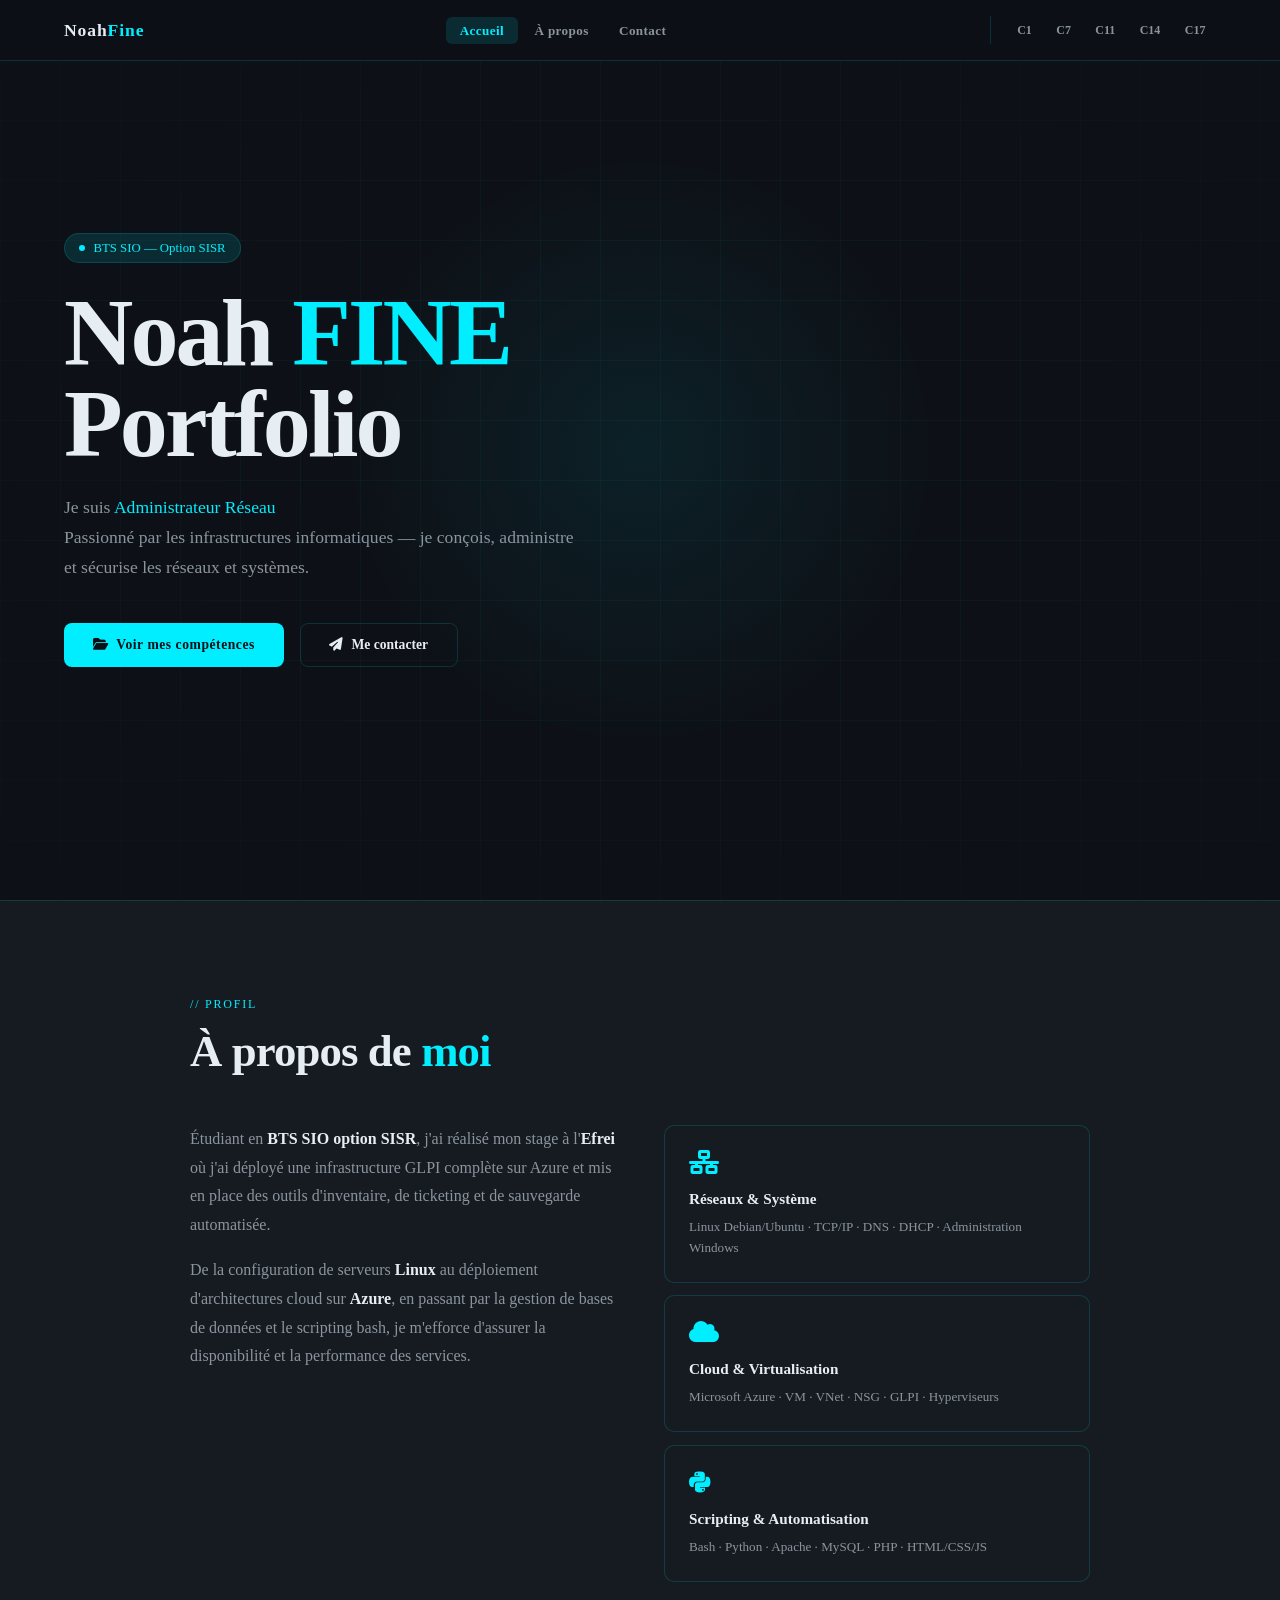
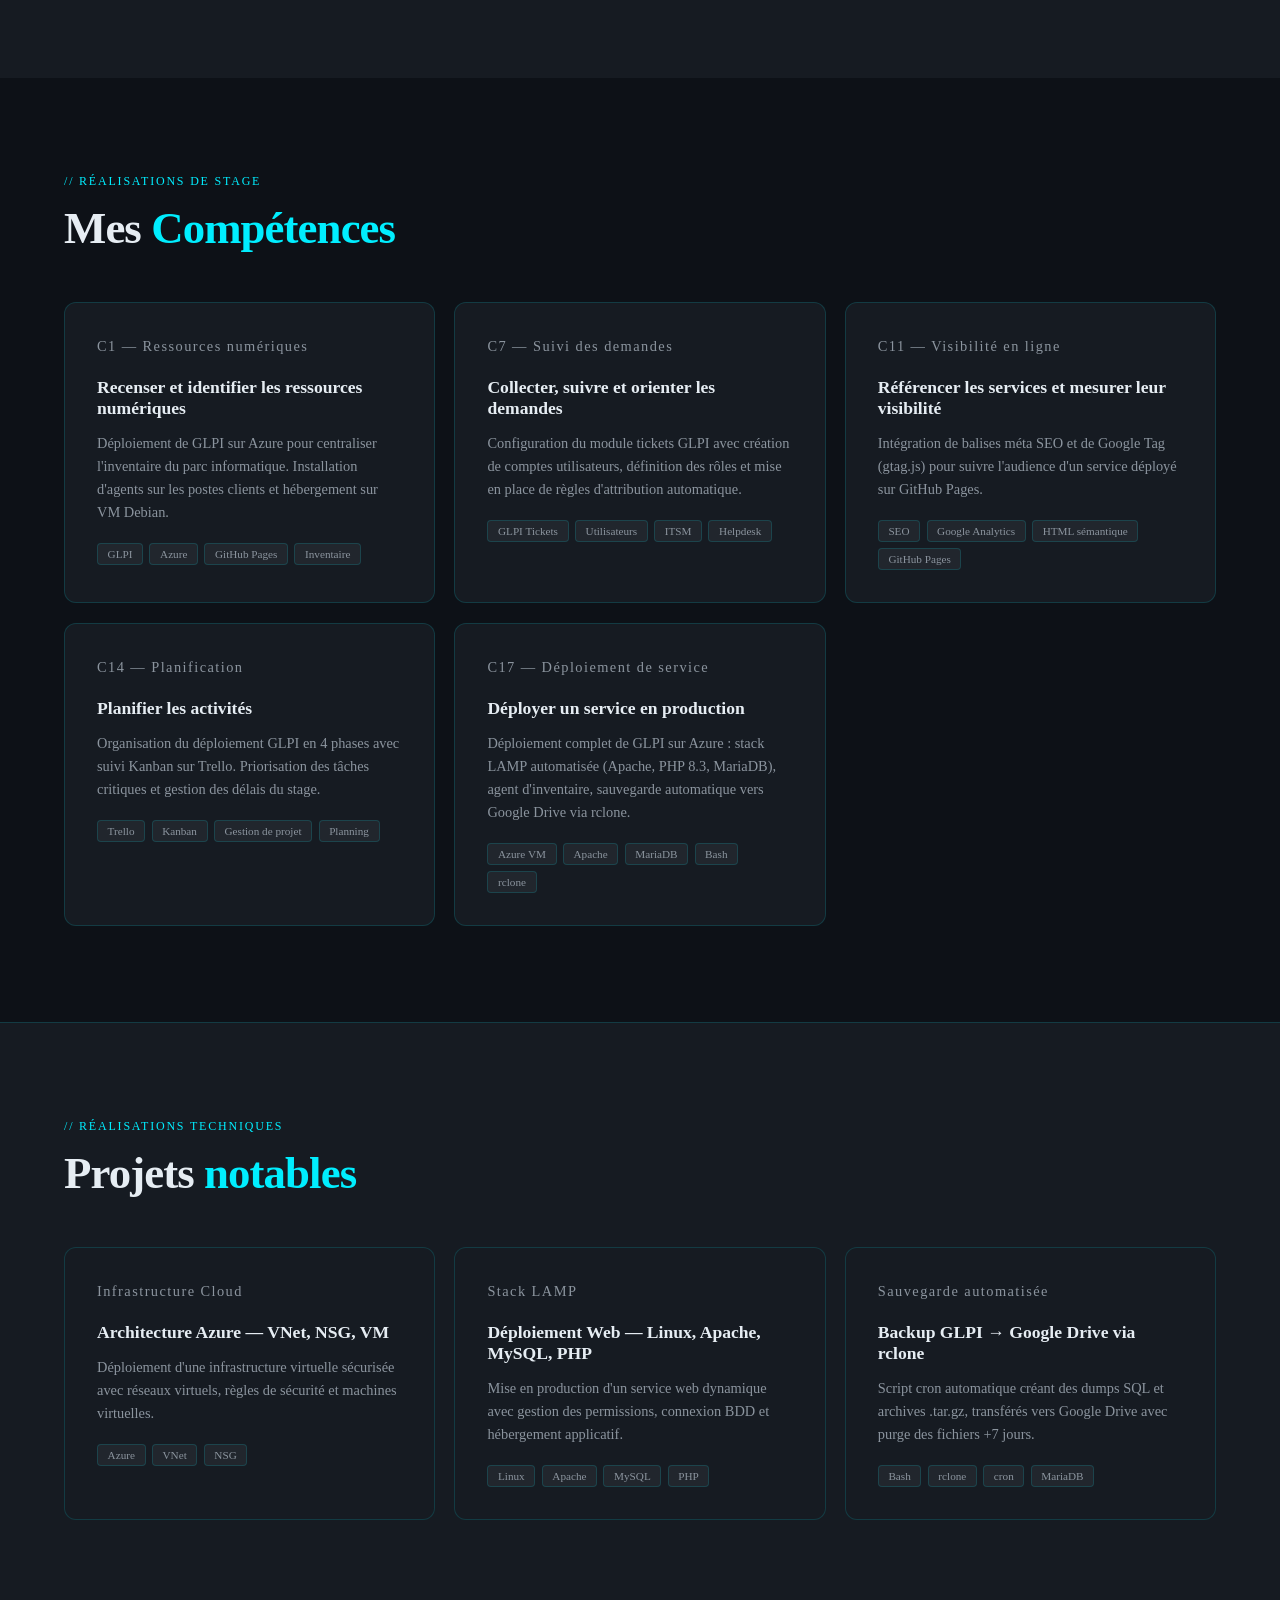
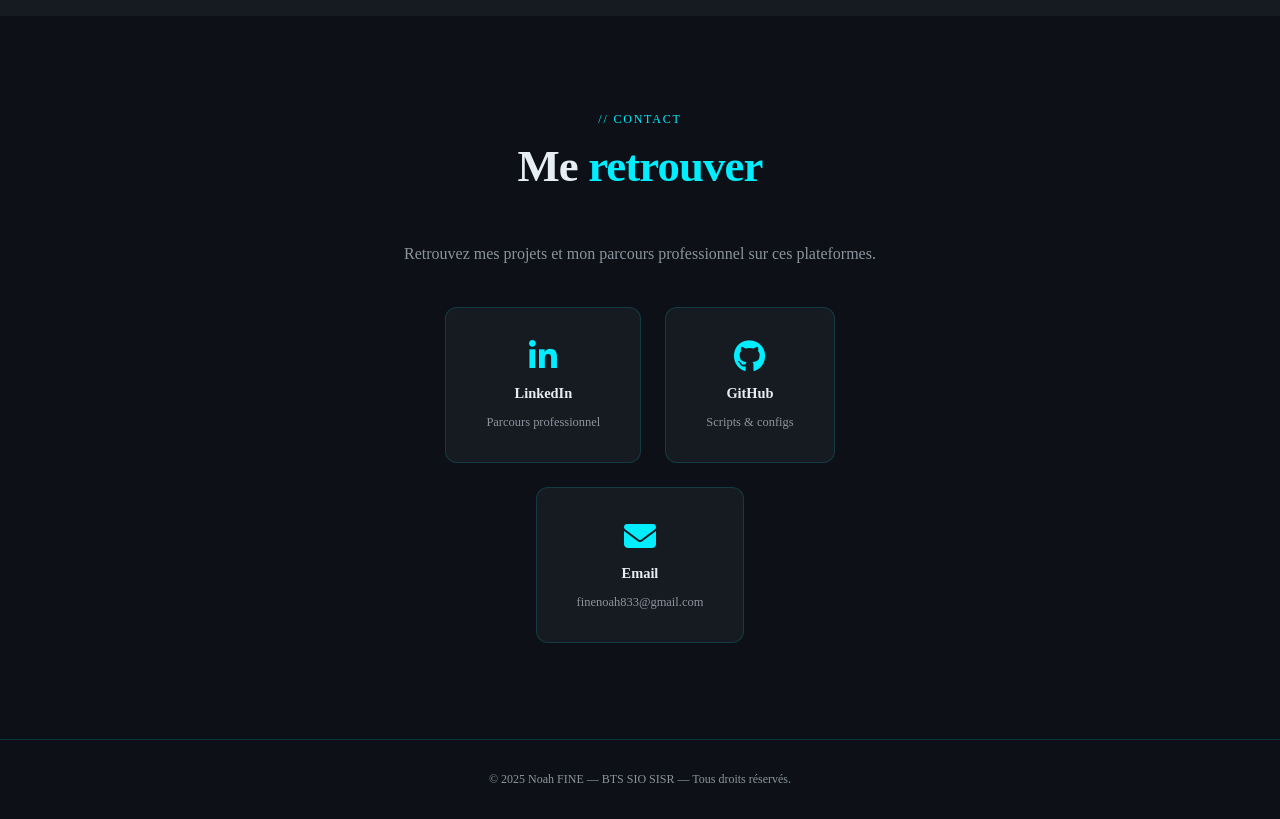
<file: index.html>
<!DOCTYPE html>
<html lang="fr">
<head>
    <meta charset="UTF-8">
    <meta name="viewport" content="width=device-width, initial-scale=1.0">
    <meta http-equiv="Content-Security-Policy" content="default-src 'self'; script-src 'self' 'unsafe-inline' https://www.googletagmanager.com; style-src 'self' 'unsafe-inline' https://cdnjs.cloudflare.com; font-src https://cdnjs.cloudflare.com; img-src 'self' data:; connect-src 'self' https://www.google-analytics.com https://analytics.google.com https://region1.google-analytics.com; base-uri 'self'; form-action 'self';">
    <meta name="referrer" content="strict-origin-when-cross-origin">
    <meta name="description" content="Portfolio de Noah FINE – Administrateur Réseau & Système, BTS SIO SISR">
    <meta name="keywords" content="BTS SIO, réseau, système, Azure, GLPI, Linux, portfolio">
    <title>Noah FINE — Portfolio</title>
    <link rel="stylesheet" href="style.css">
    <link rel="stylesheet" href="https://cdnjs.cloudflare.com/ajax/libs/font-awesome/6.4.0/css/all.min.css" integrity="sha512-iecdLmaskl7CVkqkXNQ/ZH/XLlvWZOJyj7Yy7tcenmpD1ypASozpmT/E0iPtmFIB46ZmdtAc9eNBvH0H/ZpiBw==" crossorigin="anonymous" referrerpolicy="no-referrer">
    <!-- Google tag (gtag.js) -->
    <script async src="https://www.googletagmanager.com/gtag/js?id=G-5YZEP06NZ5"></script>
    <script>
    window.dataLayer = window.dataLayer || [];
    function gtag(){dataLayer.push(arguments);}
    gtag('js', new Date());

    gtag('config', 'G-5YZEP06NZ5');
    </script>
</head>
<body>

<nav class="navbar">
    <div class="logo">Noah<span>Fine</span></div>
    <ul class="nav-links">
        <li><a href="index.html">Accueil</a></li>
        <li><a href="index.html#about">À propos</a></li>
        <li><a href="index.html#contact">Contact</a></li>
    </ul>
    <div class="nav-competences">
        <a href="c1.html">C1</a>
        <a href="c7.html">C7</a>
        <a href="c11.html">C11</a>
        <a href="c14.html">C14</a>
        <a href="c17.html">C17</a>
    </div>
    <div class="burger">
        <span></span><span></span><span></span>
    </div>
</nav>

<!-- HERO -->
<section class="hero">
    <div class="hero-grid-bg"></div>
    <div class="hero-glow"></div>
    <div class="hero-content">
        <div class="hero-tag">BTS SIO — Option SISR</div>
        <h1>Noah <span class="highlight">FINE</span><br>Portfolio</h1>
        <p class="hero-sub">Je suis <span class="typewriter" style="color:var(--cyan)"></span><br>
        Passionné par les infrastructures informatiques — je conçois, administre et sécurise les réseaux et systèmes.</p>
        <div class="hero-actions">
            <a href="#competences" class="btn-primary">
                <i class="fa-solid fa-folder-open"></i> Voir mes compétences
            </a>
            <a href="#contact" class="btn-secondary">
                <i class="fa-solid fa-paper-plane"></i> Me contacter
            </a>
        </div>
    </div>
</section>

<!-- ABOUT -->
<section id="about" class="section" style="background: var(--bg2); border-top: 1px solid var(--border);">
    <div style="max-width: 900px; margin: 0 auto;">
        <div class="section-header">
            <p class="section-label">// profil</p>
            <h2 class="section-title">À propos de <span>moi</span></h2>
        </div>
        <div style="display: grid; grid-template-columns: 1fr 1fr; gap: 3rem; align-items: start;">
            <div>
                <p style="color: var(--muted); line-height: 1.8; margin-bottom: 1rem;">
                    Étudiant en <strong style="color: var(--text);">BTS SIO option SISR</strong>, j'ai réalisé mon stage à l'<strong style="color: var(--text);">Efrei</strong> où j'ai déployé une infrastructure GLPI complète sur Azure et mis en place des outils d'inventaire, de ticketing et de sauvegarde automatisée.
                </p>
                <p style="color: var(--muted); line-height: 1.8;">
                    De la configuration de serveurs <strong style="color: var(--text);">Linux</strong> au déploiement d'architectures cloud sur <strong style="color: var(--text);">Azure</strong>, en passant par la gestion de bases de données et le scripting bash, je m'efforce d'assurer la disponibilité et la performance des services.
                </p>
            </div>
            <div style="display: flex; flex-direction: column; gap: 0.8rem;">
                <div class="skill-item">
                    <div class="skill-item-icon"><i class="fa-solid fa-network-wired"></i></div>
                    <h4>Réseaux & Système</h4>
                    <p>Linux Debian/Ubuntu · TCP/IP · DNS · DHCP · Administration Windows</p>
                </div>
                <div class="skill-item">
                    <div class="skill-item-icon"><i class="fa-solid fa-cloud"></i></div>
                    <h4>Cloud & Virtualisation</h4>
                    <p>Microsoft Azure · VM · VNet · NSG · GLPI · Hyperviseurs</p>
                </div>
                <div class="skill-item">
                    <div class="skill-item-icon"><i class="fa-brands fa-python"></i></div>
                    <h4>Scripting & Automatisation</h4>
                    <p>Bash · Python · Apache · MySQL · PHP · HTML/CSS/JS</p>
                </div>
            </div>
        </div>
    </div>
</section>

<!-- COMPETENCES -->
<section id="competences" class="section">
    <div style="max-width: 1200px; margin: 0 auto;">
        <div class="section-header">
            <p class="section-label">// réalisations de stage</p>
            <h2 class="section-title">Mes <span>Compétences</span></h2>
        </div>
        <div class="competences-grid">

            <a href="c1.html" class="comp-card">
                <p class="comp-card-code">C1 — Ressources numériques</p>
                <h3>Recenser et identifier les ressources numériques</h3>
                <p>Déploiement de GLPI sur Azure pour centraliser l'inventaire du parc informatique. Installation d'agents sur les postes clients et hébergement sur VM Debian.</p>
                <div class="comp-tags">
                    <span class="tag">GLPI</span>
                    <span class="tag">Azure</span>
                    <span class="tag">GitHub Pages</span>
                    <span class="tag">Inventaire</span>
                </div>
                <span class="comp-card-arrow">↗</span>
            </a>

            <a href="c7.html" class="comp-card">
                <p class="comp-card-code">C7 — Suivi des demandes</p>
                <h3>Collecter, suivre et orienter les demandes</h3>
                <p>Configuration du module tickets GLPI avec création de comptes utilisateurs, définition des rôles et mise en place de règles d'attribution automatique.</p>
                <div class="comp-tags">
                    <span class="tag">GLPI Tickets</span>
                    <span class="tag">Utilisateurs</span>
                    <span class="tag">ITSM</span>
                    <span class="tag">Helpdesk</span>
                </div>
                <span class="comp-card-arrow">↗</span>
            </a>

            <a href="c11.html" class="comp-card">
                <p class="comp-card-code">C11 — Visibilité en ligne</p>
                <h3>Référencer les services et mesurer leur visibilité</h3>
                <p>Intégration de balises méta SEO et de Google Tag (gtag.js) pour suivre l'audience d'un service déployé sur GitHub Pages.</p>
                <div class="comp-tags">
                    <span class="tag">SEO</span>
                    <span class="tag">Google Analytics</span>
                    <span class="tag">HTML sémantique</span>
                    <span class="tag">GitHub Pages</span>
                </div>
                <span class="comp-card-arrow">↗</span>
            </a>

            <a href="c14.html" class="comp-card">
                <p class="comp-card-code">C14 — Planification</p>
                <h3>Planifier les activités</h3>
                <p>Organisation du déploiement GLPI en 4 phases avec suivi Kanban sur Trello. Priorisation des tâches critiques et gestion des délais du stage.</p>
                <div class="comp-tags">
                    <span class="tag">Trello</span>
                    <span class="tag">Kanban</span>
                    <span class="tag">Gestion de projet</span>
                    <span class="tag">Planning</span>
                </div>
                <span class="comp-card-arrow">↗</span>
            </a>

            <a href="c17.html" class="comp-card" style="grid-column: span 1;">
                <p class="comp-card-code">C17 — Déploiement de service</p>
                <h3>Déployer un service en production</h3>
                <p>Déploiement complet de GLPI sur Azure : stack LAMP automatisée (Apache, PHP 8.3, MariaDB), agent d'inventaire, sauvegarde automatique vers Google Drive via rclone.</p>
                <div class="comp-tags">
                    <span class="tag">Azure VM</span>
                    <span class="tag">Apache</span>
                    <span class="tag">MariaDB</span>
                    <span class="tag">Bash</span>
                    <span class="tag">rclone</span>
                </div>
                <span class="comp-card-arrow">↗</span>
            </a>

        </div>
    </div>
</section>

<!-- PROJECTS -->
<section class="section" style="background: var(--bg2); border-top: 1px solid var(--border);">
    <div style="max-width: 1200px; margin: 0 auto;">
        <div class="section-header">
            <p class="section-label">// réalisations techniques</p>
            <h2 class="section-title">Projets <span>notables</span></h2>
        </div>
        <div class="competences-grid">
            <div class="comp-card" style="cursor: default;">
                <p class="comp-card-code">Infrastructure Cloud</p>
                <h3>Architecture Azure — VNet, NSG, VM</h3>
                <p>Déploiement d'une infrastructure virtuelle sécurisée avec réseaux virtuels, règles de sécurité et machines virtuelles.</p>
                <div class="comp-tags">
                    <span class="tag">Azure</span><span class="tag">VNet</span><span class="tag">NSG</span>
                </div>
            </div>
            <div class="comp-card" style="cursor: default;">
                <p class="comp-card-code">Stack LAMP</p>
                <h3>Déploiement Web — Linux, Apache, MySQL, PHP</h3>
                <p>Mise en production d'un service web dynamique avec gestion des permissions, connexion BDD et hébergement applicatif.</p>
                <div class="comp-tags">
                    <span class="tag">Linux</span><span class="tag">Apache</span><span class="tag">MySQL</span><span class="tag">PHP</span>
                </div>
            </div>
            <div class="comp-card" style="cursor: default;">
                <p class="comp-card-code">Sauvegarde automatisée</p>
                <h3>Backup GLPI → Google Drive via rclone</h3>
                <p>Script cron automatique créant des dumps SQL et archives .tar.gz, transférés vers Google Drive avec purge des fichiers +7 jours.</p>
                <div class="comp-tags">
                    <span class="tag">Bash</span><span class="tag">rclone</span><span class="tag">cron</span><span class="tag">MariaDB</span>
                </div>
            </div>
        </div>
    </div>
</section>

<!-- CONTACT -->
<section id="contact" class="section">
    <div style="max-width: 600px; margin: 0 auto; text-align: center;">
        <div class="section-header">
            <p class="section-label">// contact</p>
            <h2 class="section-title">Me <span>retrouver</span></h2>
        </div>
        <p style="color: var(--muted); margin-bottom: 2.5rem; line-height: 1.7;">
            Retrouvez mes projets et mon parcours professionnel sur ces plateformes.
        </p>
        <div class="social-grid">
            <a href="https://linkedin.com/in/noah-fine-12663a2b7" target="_blank" rel="noopener noreferrer" class="social-card">
                <i class="fa-brands fa-linkedin-in"></i>
                <span>LinkedIn</span>
                <small>Parcours professionnel</small>
            </a>
            <a href="https://github.com/wolfnono" target="_blank" rel="noopener noreferrer" class="social-card">
                <i class="fa-brands fa-github"></i>
                <span>GitHub</span>
                <small>Scripts & configs</small>
            </a>
            <a href="mailto:finenoah833@gmail.com" class="social-card">
                <i class="fa-solid fa-envelope"></i>
                <span>Email</span>
                <small>finenoah833@gmail.com</small>
            </a>
        </div>
    </div>
</section>

<footer>
    <p>&copy; 2025 Noah FINE — BTS SIO SISR — Tous droits réservés.</p>
</footer>

<script src="script.js"></script>
</body>
</html>
</file>
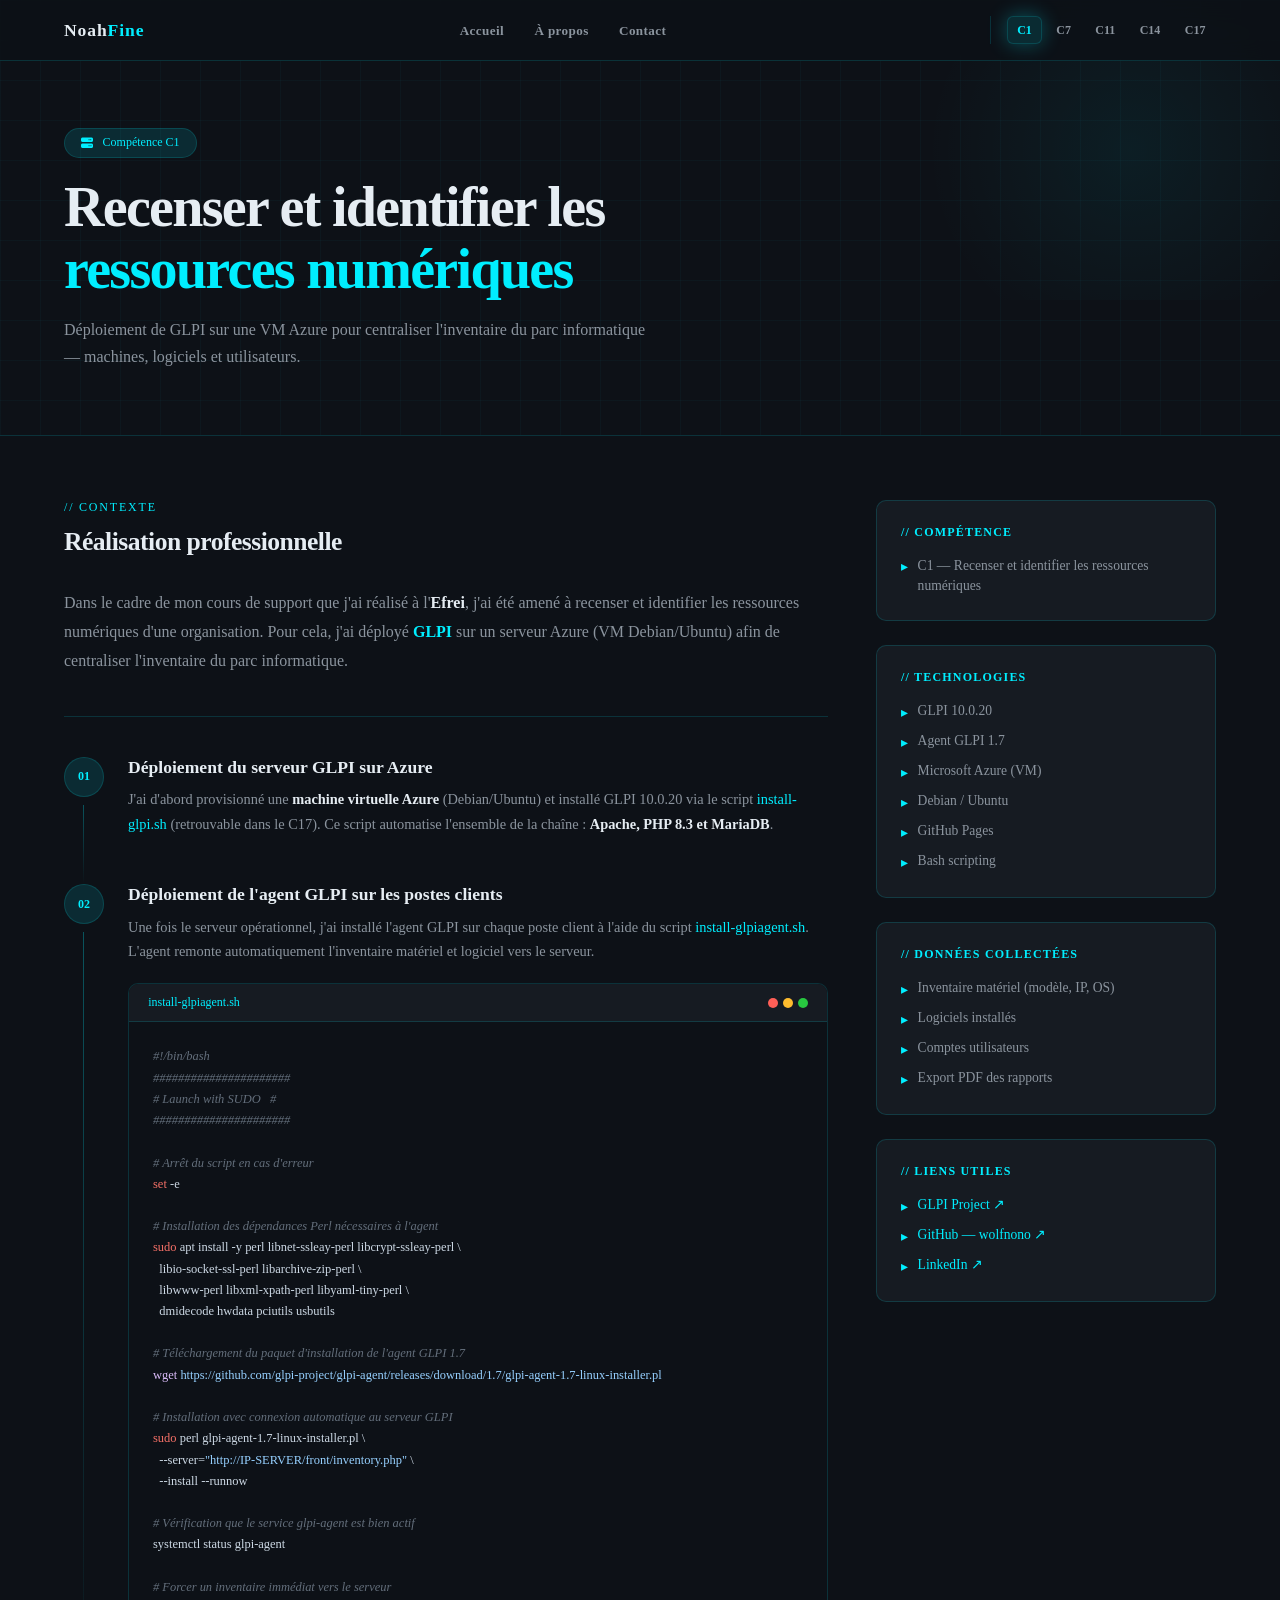
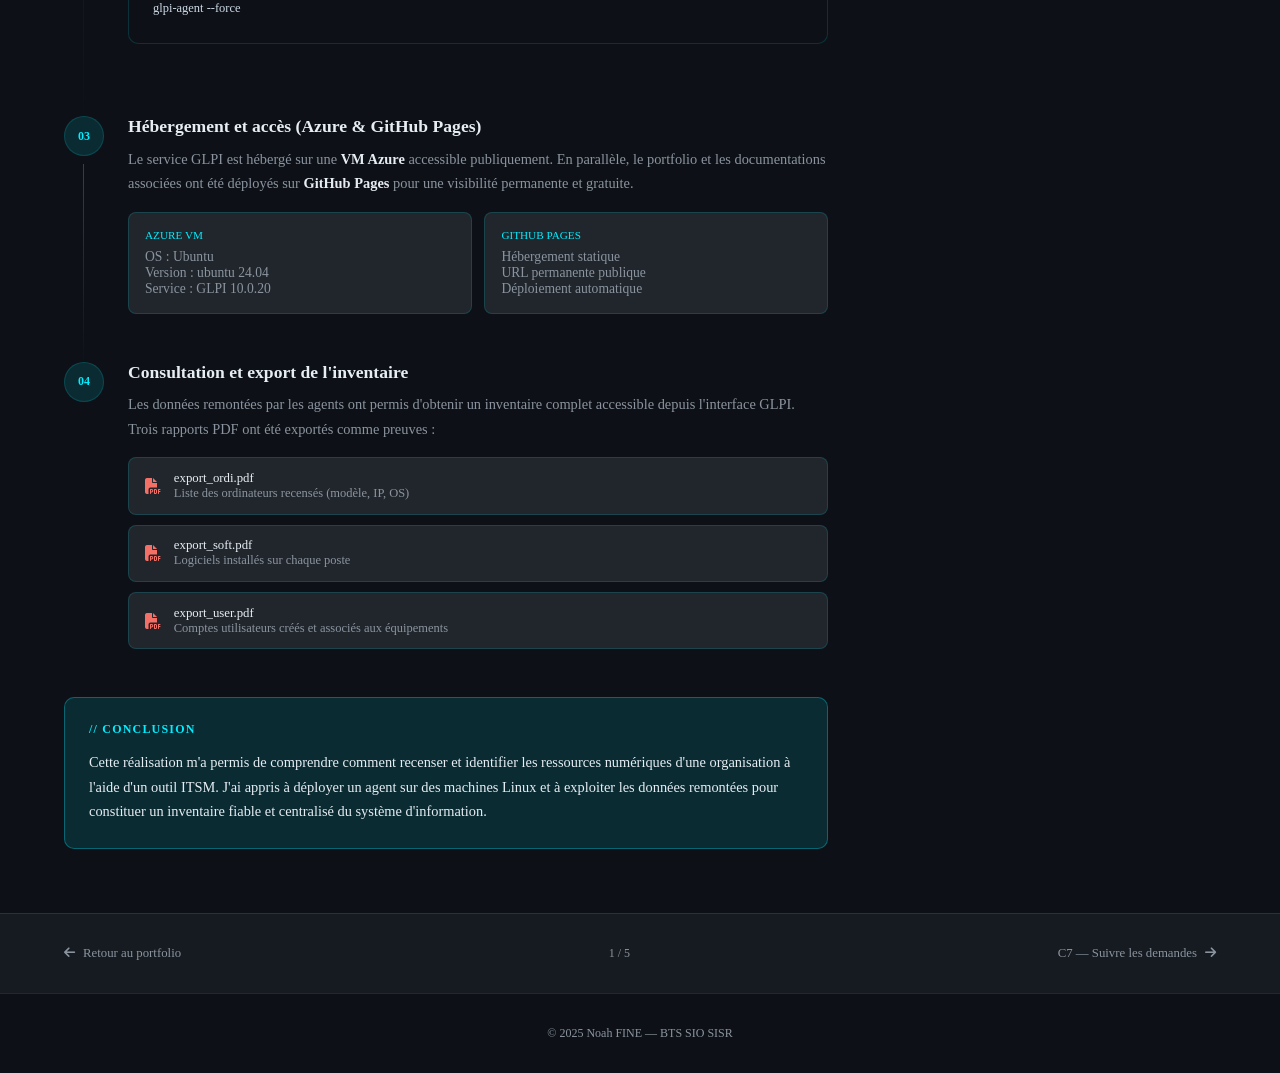
<file: c1.html>
<!DOCTYPE html>
<html lang="fr">
<head>
    <meta charset="UTF-8">
    <meta name="viewport" content="width=device-width, initial-scale=1.0">
    <meta http-equiv="Content-Security-Policy" content="default-src 'self'; script-src 'self'; style-src 'self' 'unsafe-inline' https://cdnjs.cloudflare.com; font-src https://cdnjs.cloudflare.com; img-src 'self' data:; base-uri 'self'; form-action 'self';">
    <meta name="referrer" content="strict-origin-when-cross-origin">
    <title>C1 — Recenser les ressources numériques | Noah FINE</title>
    <link rel="stylesheet" href="style.css">
    <link rel="stylesheet" href="https://cdnjs.cloudflare.com/ajax/libs/font-awesome/6.4.0/css/all.min.css" integrity="sha512-iecdLmaskl7CVkqkXNQ/ZH/XLlvWZOJyj7Yy7tcenmpD1ypASozpmT/E0iPtmFIB46ZmdtAc9eNBvH0H/ZpiBw==" crossorigin="anonymous" referrerpolicy="no-referrer">
</head>
<body>

<nav class="navbar">
    <a href="index.html" class="logo">Noah<span>Fine</span></a>
    <ul class="nav-links">
        <li><a href="index.html">Accueil</a></li>
        <li><a href="index.html#about">À propos</a></li>
        <li><a href="index.html#contact">Contact</a></li>
    </ul>
    <div class="nav-competences">
        <a href="c1.html" class="active">C1</a>
        <a href="c7.html">C7</a>
        <a href="c11.html">C11</a>
        <a href="c14.html">C14</a>
        <a href="c17.html">C17</a>
    </div>
    <div class="burger"><span></span><span></span><span></span></div>
</nav>

<header class="page-hero">
    <div class="page-hero-bg"></div>
    <div class="page-hero-glow"></div>
    <div class="page-hero-content">
        <div class="page-badge">
            <i class="fa-solid fa-server"></i> Compétence C1
        </div>
        <h1>Recenser et identifier les<br><span>ressources numériques</span></h1>
        <p class="page-hero-desc">
            Déploiement de GLPI sur une VM Azure pour centraliser l'inventaire du parc informatique — machines, logiciels et utilisateurs.
        </p>
    </div>
</header>

<main class="content-layout">

    <!-- MAIN CONTENT -->
    <div class="content-main">

        <div class="section-header" style="margin-bottom: 2rem;">
            <p class="section-label">// contexte</p>
            <h2 class="section-title" style="font-size: 1.6rem;">Réalisation professionnelle</h2>
        </div>

        <p style="color: var(--muted); line-height: 1.8; margin-bottom: 2rem;">
            Dans le cadre de mon cours de support que j'ai réalisé à l'<strong style="color: var(--text);">Efrei</strong>, j'ai été amené à recenser et identifier les ressources numériques d'une organisation. Pour cela, j'ai déployé <strong style="color: var(--cyan);">GLPI</strong> sur un serveur Azure (VM Debian/Ubuntu) afin de centraliser l'inventaire du parc informatique.
        </p>

        <hr class="divider">

        <!-- STEPS -->
        <div class="steps">

            <div class="step">
                <div class="step-num">01</div>
                <div class="step-body">
                    <h3>Déploiement du serveur GLPI sur Azure</h3>
                    <p>
                        J'ai d'abord provisionné une <strong style="color:var(--text)">machine virtuelle Azure</strong> (Debian/Ubuntu) et installé GLPI 10.0.20 via le script <code style="font-family:var(--font-mono);color:var(--cyan)">install-glpi.sh</code> (retrouvable dans le C17). Ce script automatise l'ensemble de la chaîne : <strong style="color:var(--text)">Apache, PHP 8.3 et MariaDB</strong>.
                    </p>
                </div>
            </div>

            <div class="step">
                <div class="step-num">02</div>
                <div class="step-body">
                    <h3>Déploiement de l'agent GLPI sur les postes clients</h3>
                    <p>
                        Une fois le serveur opérationnel, j'ai installé l'agent GLPI sur chaque poste client à l'aide du script <code style="font-family:var(--font-mono);color:var(--cyan)">install-glpiagent.sh</code>. L'agent remonte automatiquement l'inventaire matériel et logiciel vers le serveur.
                    </p>

                    <div class="code-block" style="margin-top: 1.2rem;">
                        <div class="code-header">
                            <span class="code-filename">install-glpiagent.sh</span>
                            <div class="code-dots"><span></span><span></span><span></span></div>
                        </div>
                        <pre>
<span class="cm">#!/bin/bash</span>
<span class="cm">######################</span>
<span class="cm"># Launch with SUDO   #</span>
<span class="cm">######################</span>

<span class="cm"># Arrêt du script en cas d'erreur</span>
<span class="kw">set</span> -e

<span class="cm"># Installation des dépendances Perl nécessaires à l'agent</span>
<span class="kw">sudo</span> apt install -y perl libnet-ssleay-perl libcrypt-ssleay-perl \
  libio-socket-ssl-perl libarchive-zip-perl \
  libwww-perl libxml-xpath-perl libyaml-tiny-perl \
  dmidecode hwdata pciutils usbutils

<span class="cm"># Téléchargement du paquet d'installation de l'agent GLPI 1.7</span>
<span class="fn">wget</span> <span class="st">https://github.com/glpi-project/glpi-agent/releases/download/1.7/glpi-agent-1.7-linux-installer.pl</span>

<span class="cm"># Installation avec connexion automatique au serveur GLPI</span>
<span class="kw">sudo</span> perl glpi-agent-1.7-linux-installer.pl \
  --server=<span class="st">"http://IP-SERVER/front/inventory.php"</span> \
  --install --runnow

<span class="cm"># Vérification que le service glpi-agent est bien actif</span>
systemctl status glpi-agent

<span class="cm"># Forcer un inventaire immédiat vers le serveur</span>
glpi-agent --force</pre>
                    </div>
                </div>
            </div>

            <div class="step">
                <div class="step-num">03</div>
                <div class="step-body">
                    <h3>Hébergement et accès (Azure & GitHub Pages)</h3>
                    <p>
                        Le service GLPI est hébergé sur une <strong style="color:var(--text)">VM Azure</strong> accessible publiquement. En parallèle, le portfolio et les documentations associées ont été déployés sur <strong style="color:var(--text)">GitHub Pages</strong> pour une visibilité permanente et gratuite.
                    </p>
                    <div style="margin-top: 1rem; display: grid; grid-template-columns: 1fr 1fr; gap: 0.8rem;">
                        <div style="background: var(--bg3); border: 1px solid var(--border); border-radius: 8px; padding: 1rem;">
                            <div style="color: var(--cyan); font-family: var(--font-mono); font-size: 0.7rem; margin-bottom: 0.5rem;">AZURE VM</div>
                            <div style="font-size: 0.85rem; color: var(--muted);">OS : Ubuntu<br>Version : ubuntu 24.04<br>Service : GLPI 10.0.20</div>
                        </div>
                        <div style="background: var(--bg3); border: 1px solid var(--border); border-radius: 8px; padding: 1rem;">
                            <div style="color: var(--cyan); font-family: var(--font-mono); font-size: 0.7rem; margin-bottom: 0.5rem;">GITHUB PAGES</div>
                            <div style="font-size: 0.85rem; color: var(--muted);">Hébergement statique<br>URL permanente publique<br>Déploiement automatique</div>
                        </div>
                    </div>
                </div>
            </div>

            <div class="step">
                <div class="step-num">04</div>
                <div class="step-body">
                    <h3>Consultation et export de l'inventaire</h3>
                    <p>
                        Les données remontées par les agents ont permis d'obtenir un inventaire complet accessible depuis l'interface GLPI. Trois rapports PDF ont été exportés comme preuves :
                    </p>
                    <div style="display: flex; flex-direction: column; gap: 0.6rem; margin-top: 1rem;">
                        <div style="display: flex; align-items: center; gap: 0.8rem; background: var(--bg3); border: 1px solid var(--border); border-radius: 8px; padding: 0.8rem 1rem;">
                            <i class="fa-solid fa-file-pdf" style="color: #f47067;"></i>
                            <div>
                                <div style="font-family: var(--font-mono); font-size: 0.8rem; color: var(--text);">export_ordi.pdf</div>
                                <div style="font-size: 0.78rem; color: var(--muted);">Liste des ordinateurs recensés (modèle, IP, OS)</div>
                            </div>
                        </div>
                        <div style="display: flex; align-items: center; gap: 0.8rem; background: var(--bg3); border: 1px solid var(--border); border-radius: 8px; padding: 0.8rem 1rem;">
                            <i class="fa-solid fa-file-pdf" style="color: #f47067;"></i>
                            <div>
                                <div style="font-family: var(--font-mono); font-size: 0.8rem; color: var(--text);">export_soft.pdf</div>
                                <div style="font-size: 0.78rem; color: var(--muted);">Logiciels installés sur chaque poste</div>
                            </div>
                        </div>
                        <div style="display: flex; align-items: center; gap: 0.8rem; background: var(--bg3); border: 1px solid var(--border); border-radius: 8px; padding: 0.8rem 1rem;">
                            <i class="fa-solid fa-file-pdf" style="color: #f47067;"></i>
                            <div>
                                <div style="font-family: var(--font-mono); font-size: 0.8rem; color: var(--text);">export_user.pdf</div>
                                <div style="font-size: 0.78rem; color: var(--muted);">Comptes utilisateurs créés et associés aux équipements</div>
                            </div>
                        </div>
                    </div>
                </div>
            </div>

        </div>

        <div class="conclusion-box">
            <h4>// Conclusion</h4>
            <p>
                Cette réalisation m'a permis de comprendre comment recenser et identifier les ressources numériques d'une organisation à l'aide d'un outil ITSM. J'ai appris à déployer un agent sur des machines Linux et à exploiter les données remontées pour constituer un inventaire fiable et centralisé du système d'information.
            </p>
        </div>

    </div>

    <!-- SIDEBAR -->
    <aside class="content-sidebar">
        <div class="info-box">
            <h4>// Compétence</h4>
            <ul>
                <li>C1 — Recenser et identifier les ressources numériques</li>
            </ul>
        </div>
        <div class="info-box">
            <h4>// Technologies</h4>
            <ul>
                <li>GLPI 10.0.20</li>
                <li>Agent GLPI 1.7</li>
                <li>Microsoft Azure (VM)</li>
                <li>Debian / Ubuntu</li>
                <li>GitHub Pages</li>
                <li>Bash scripting</li>
            </ul>
        </div>
        <div class="info-box">
            <h4>// Données collectées</h4>
            <ul>
                <li>Inventaire matériel (modèle, IP, OS)</li>
                <li>Logiciels installés</li>
                <li>Comptes utilisateurs</li>
                <li>Export PDF des rapports</li>
            </ul>
        </div>
        <div class="info-box">
            <h4>// Liens utiles</h4>
            <ul>
                <li><a href="https://glpi-project.org" target="_blank" rel="noopener noreferrer" style="color: var(--cyan);">GLPI Project ↗</a></li>
                <li><a href="https://github.com/wolfnono" target="_blank" rel="noopener noreferrer" style="color: var(--cyan);">GitHub — wolfnono ↗</a></li>
                <li><a href="https://linkedin.com/in/noah-fine-12663a2b7" target="_blank" rel="noopener noreferrer" style="color: var(--cyan);">LinkedIn ↗</a></li>
            </ul>
        </div>
    </aside>

</main>

<div class="page-nav">
    <a href="index.html"><i class="fa-solid fa-arrow-left"></i> Retour au portfolio</a>
    <span style="font-family: var(--font-mono); font-size: 0.75rem; color: var(--muted);">1 / 5</span>
    <a href="c7.html">C7 — Suivre les demandes <i class="fa-solid fa-arrow-right"></i></a>
</div>

<footer><p>&copy; 2025 Noah FINE — BTS SIO SISR</p></footer>

<script src="script.js"></script>
</body>
</html>
</file>
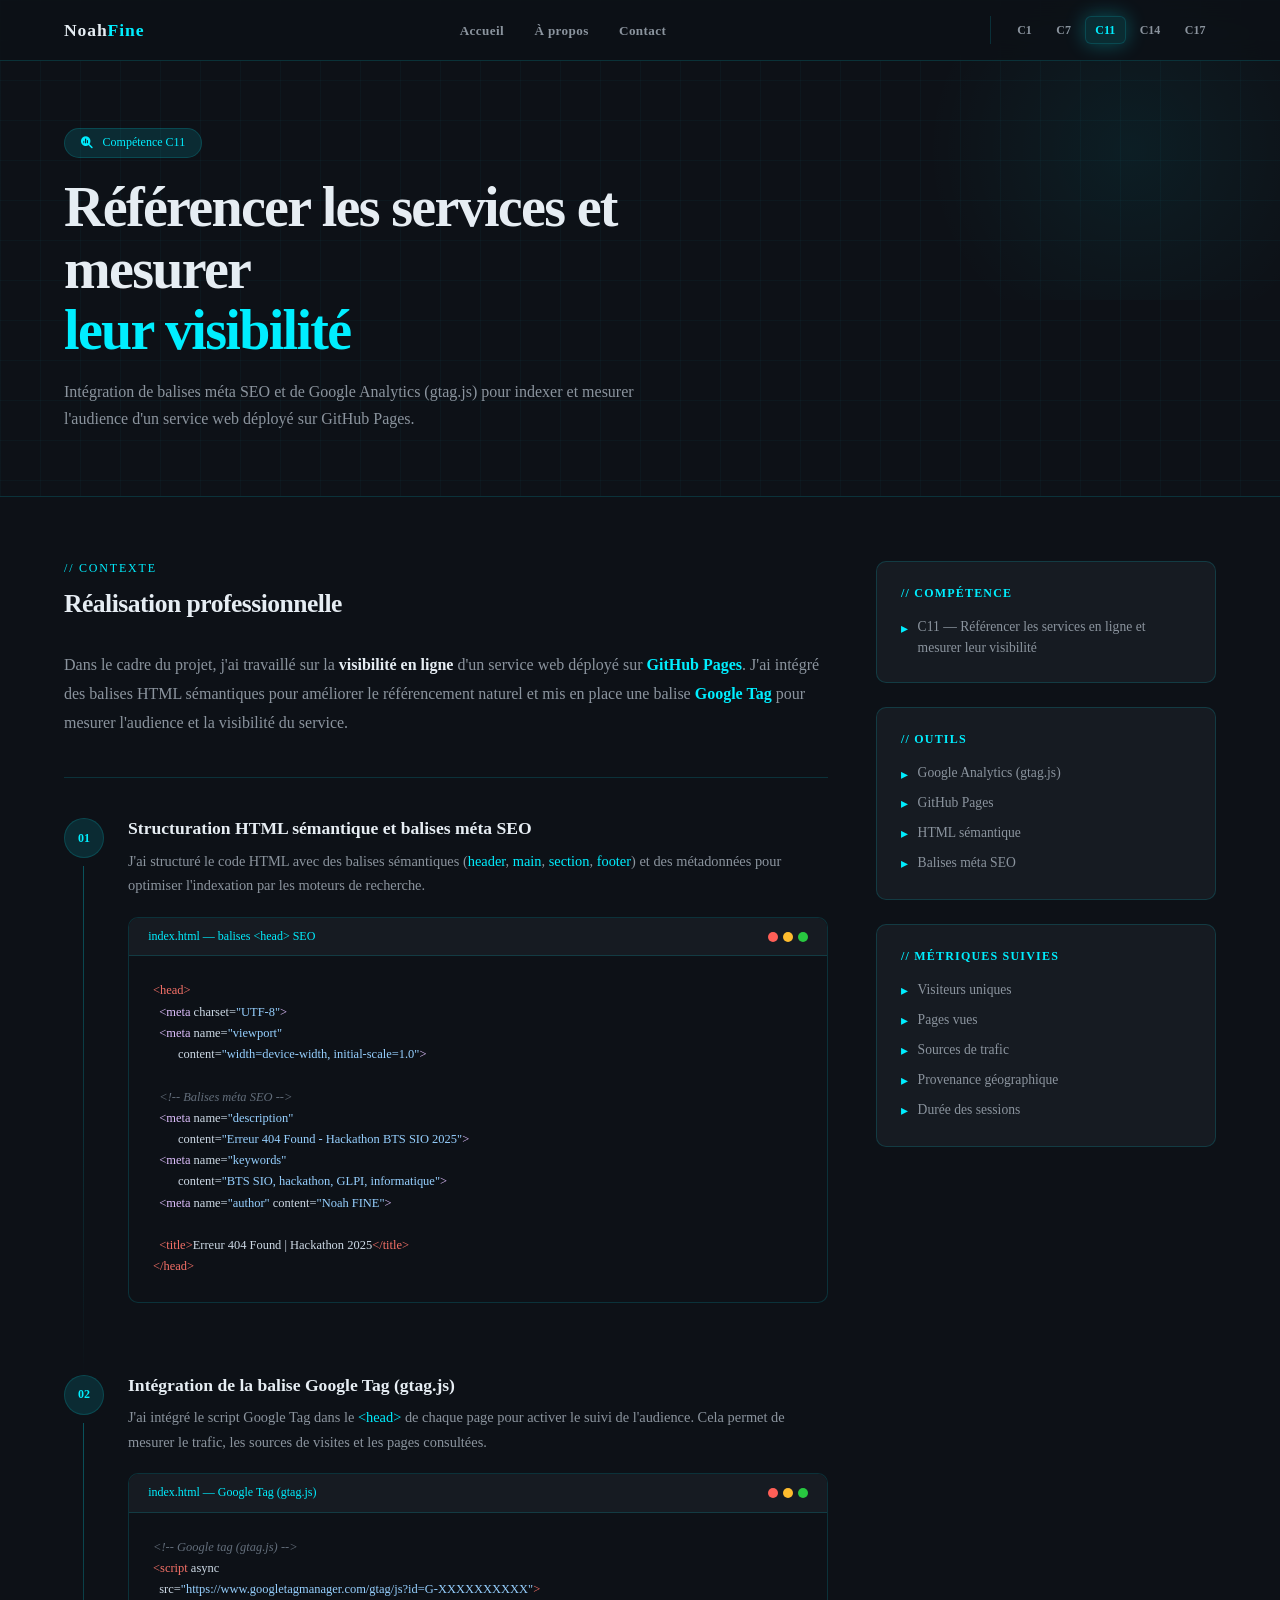
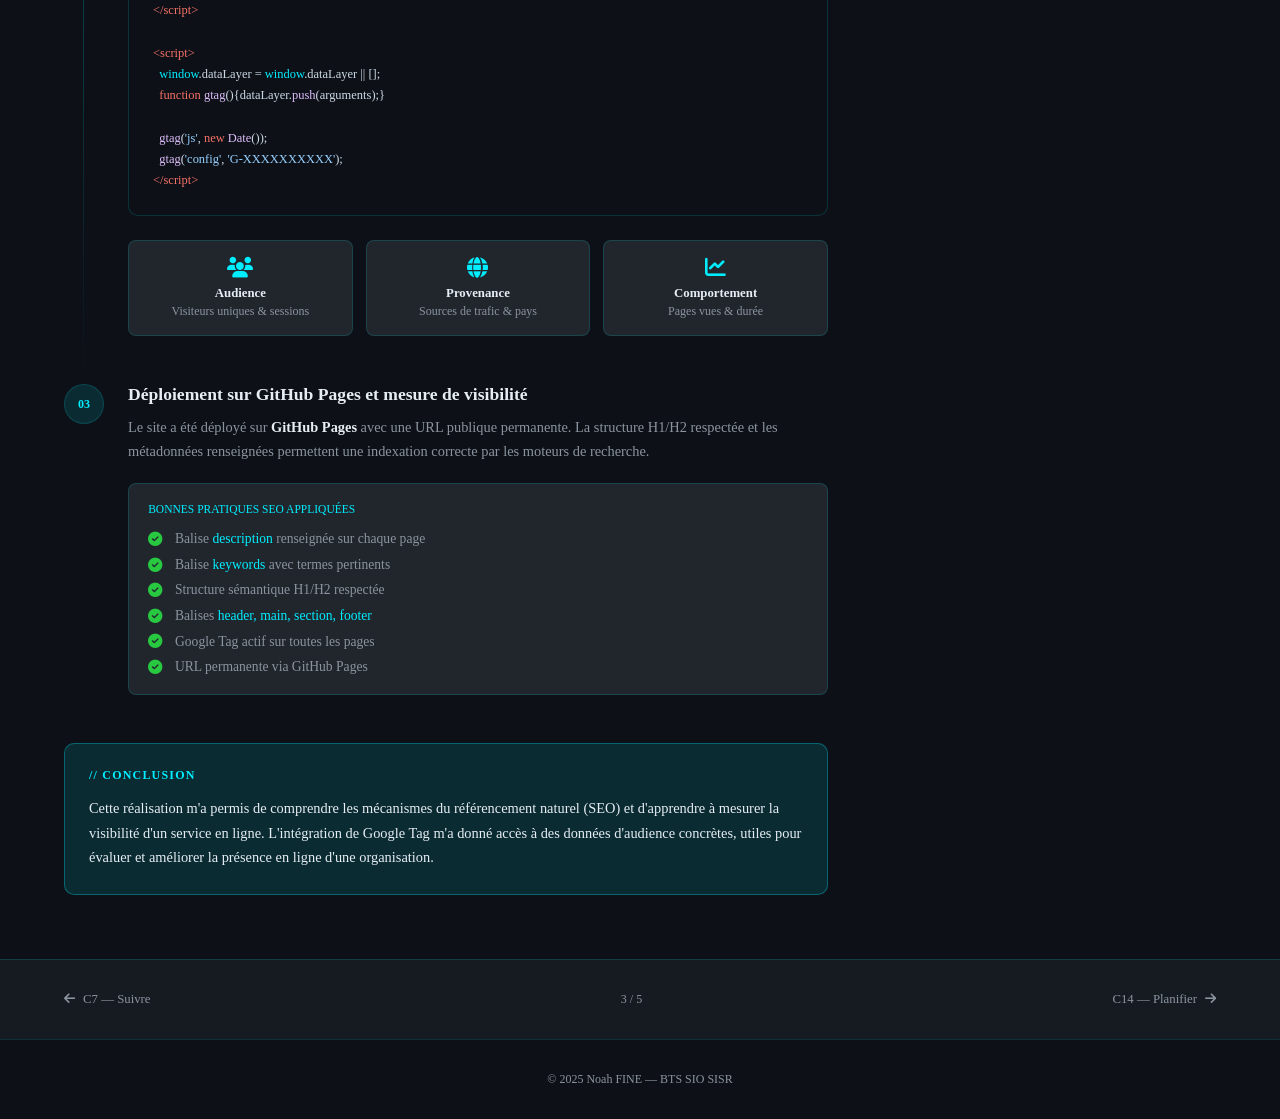
<file: c11.html>
<!DOCTYPE html>
<html lang="fr">
<head>
    <meta charset="UTF-8">
    <meta name="viewport" content="width=device-width, initial-scale=1.0">
    <meta http-equiv="Content-Security-Policy" content="default-src 'self'; script-src 'self'; style-src 'self' 'unsafe-inline' https://cdnjs.cloudflare.com; font-src https://cdnjs.cloudflare.com; img-src 'self' data:; base-uri 'self'; form-action 'self';">
    <meta name="referrer" content="strict-origin-when-cross-origin">
    <title>C11 — Référencement et visibilité | Noah FINE</title>
    <link rel="stylesheet" href="style.css">
    <link rel="stylesheet" href="https://cdnjs.cloudflare.com/ajax/libs/font-awesome/6.4.0/css/all.min.css" integrity="sha512-iecdLmaskl7CVkqkXNQ/ZH/XLlvWZOJyj7Yy7tcenmpD1ypASozpmT/E0iPtmFIB46ZmdtAc9eNBvH0H/ZpiBw==" crossorigin="anonymous" referrerpolicy="no-referrer">
</head>
<body>

<nav class="navbar">
    <a href="index.html" class="logo">Noah<span>Fine</span></a>
    <ul class="nav-links">
        <li><a href="index.html">Accueil</a></li>
        <li><a href="index.html#about">À propos</a></li>
        <li><a href="index.html#contact">Contact</a></li>
    </ul>
    <div class="nav-competences">
        <a href="c1.html">C1</a>
        <a href="c7.html">C7</a>
        <a href="c11.html" class="active">C11</a>
        <a href="c14.html">C14</a>
        <a href="c17.html">C17</a>
    </div>
    <div class="burger"><span></span><span></span><span></span></div>
</nav>

<header class="page-hero">
    <div class="page-hero-bg"></div>
    <div class="page-hero-glow"></div>
    <div class="page-hero-content">
        <div class="page-badge">
            <i class="fa-solid fa-magnifying-glass-chart"></i> Compétence C11
        </div>
        <h1>Référencer les services et mesurer<br><span>leur visibilité</span></h1>
        <p class="page-hero-desc">
            Intégration de balises méta SEO et de Google Analytics (gtag.js) pour indexer et mesurer l'audience d'un service web déployé sur GitHub Pages.
        </p>
    </div>
</header>

<main class="content-layout">

    <div class="content-main">

        <div class="section-header" style="margin-bottom: 2rem;">
            <p class="section-label">// contexte</p>
            <h2 class="section-title" style="font-size: 1.6rem;">Réalisation professionnelle</h2>
        </div>

        <p style="color: var(--muted); line-height: 1.8; margin-bottom: 2rem;">
            Dans le cadre du projet, j'ai travaillé sur la <strong style="color: var(--text);">visibilité en ligne</strong> d'un service web déployé sur <strong style="color: var(--cyan);">GitHub Pages</strong>. J'ai intégré des balises HTML sémantiques pour améliorer le référencement naturel et mis en place une balise <strong style="color: var(--cyan);">Google Tag</strong> pour mesurer l'audience et la visibilité du service.
        </p>

        <hr class="divider">

        <div class="steps">

            <div class="step">
                <div class="step-num">01</div>
                <div class="step-body">
                    <h3>Structuration HTML sémantique et balises méta SEO</h3>
                    <p>
                        J'ai structuré le code HTML avec des balises sémantiques (<code style="font-family:var(--font-mono);color:var(--cyan)">header</code>, <code style="font-family:var(--font-mono);color:var(--cyan)">main</code>, <code style="font-family:var(--font-mono);color:var(--cyan)">section</code>, <code style="font-family:var(--font-mono);color:var(--cyan)">footer</code>) et des métadonnées pour optimiser l'indexation par les moteurs de recherche.
                    </p>
                    <div class="code-block" style="margin-top: 1.2rem;">
                        <div class="code-header">
                            <span class="code-filename">index.html — balises &lt;head&gt; SEO</span>
                            <div class="code-dots"><span></span><span></span><span></span></div>
                        </div>
                        <pre>
<span class="kw">&lt;head&gt;</span>
  <span class="fn">&lt;meta</span> charset=<span class="st">"UTF-8"</span><span class="fn">&gt;</span>
  <span class="fn">&lt;meta</span> name=<span class="st">"viewport"</span>
        content=<span class="st">"width=device-width, initial-scale=1.0"</span><span class="fn">&gt;</span>

  <span class="cm">&lt;!-- Balises méta SEO --&gt;</span>
  <span class="fn">&lt;meta</span> name=<span class="st">"description"</span>
        content=<span class="st">"Erreur 404 Found - Hackathon BTS SIO 2025"</span><span class="fn">&gt;</span>
  <span class="fn">&lt;meta</span> name=<span class="st">"keywords"</span>
        content=<span class="st">"BTS SIO, hackathon, GLPI, informatique"</span><span class="fn">&gt;</span>
  <span class="fn">&lt;meta</span> name=<span class="st">"author"</span> content=<span class="st">"Noah FINE"</span><span class="fn">&gt;</span>

  <span class="kw">&lt;title&gt;</span>Erreur 404 Found | Hackathon 2025<span class="kw">&lt;/title&gt;</span>
<span class="kw">&lt;/head&gt;</span></pre>
                    </div>
                </div>
            </div>

            <div class="step">
                <div class="step-num">02</div>
                <div class="step-body">
                    <h3>Intégration de la balise Google Tag (gtag.js)</h3>
                    <p>
                        J'ai intégré le script Google Tag dans le <code style="font-family:var(--font-mono);color:var(--cyan)">&lt;head&gt;</code> de chaque page pour activer le suivi de l'audience. Cela permet de mesurer le trafic, les sources de visites et les pages consultées.
                    </p>
                    <div class="code-block" style="margin-top: 1.2rem;">
                        <div class="code-header">
                            <span class="code-filename">index.html — Google Tag (gtag.js)</span>
                            <div class="code-dots"><span></span><span></span><span></span></div>
                        </div>
                        <pre>
<span class="cm">&lt;!-- Google tag (gtag.js) --&gt;</span>
<span class="kw">&lt;script</span> async
  src=<span class="st">"https://www.googletagmanager.com/gtag/js?id=G-XXXXXXXXXX"</span><span class="kw">&gt;</span>
<span class="kw">&lt;/script&gt;</span>

<span class="kw">&lt;script&gt;</span>
  <span class="cy">window</span>.dataLayer = <span class="cy">window</span>.dataLayer || [];
  <span class="kw">function</span> <span class="fn">gtag</span>(){dataLayer.<span class="fn">push</span>(arguments);}

  <span class="fn">gtag</span>(<span class="st">'js'</span>, <span class="kw">new</span> <span class="fn">Date</span>());
  <span class="fn">gtag</span>(<span class="st">'config'</span>, <span class="st">'G-XXXXXXXXXX'</span>);
<span class="kw">&lt;/script&gt;</span></pre>
                    </div>

                    <div style="margin-top: 1.2rem; display: grid; grid-template-columns: repeat(3, 1fr); gap: 0.8rem;">
                        <div style="background: var(--bg3); border: 1px solid var(--border); border-radius: 8px; padding: 1rem; text-align: center;">
                            <i class="fa-solid fa-users" style="color: var(--cyan); font-size: 1.3rem; margin-bottom: 0.5rem; display: block;"></i>
                            <div style="font-size: 0.8rem; font-weight: 600;">Audience</div>
                            <div style="font-size: 0.75rem; color: var(--muted); margin-top: 0.2rem;">Visiteurs uniques & sessions</div>
                        </div>
                        <div style="background: var(--bg3); border: 1px solid var(--border); border-radius: 8px; padding: 1rem; text-align: center;">
                            <i class="fa-solid fa-globe" style="color: var(--cyan); font-size: 1.3rem; margin-bottom: 0.5rem; display: block;"></i>
                            <div style="font-size: 0.8rem; font-weight: 600;">Provenance</div>
                            <div style="font-size: 0.75rem; color: var(--muted); margin-top: 0.2rem;">Sources de trafic & pays</div>
                        </div>
                        <div style="background: var(--bg3); border: 1px solid var(--border); border-radius: 8px; padding: 1rem; text-align: center;">
                            <i class="fa-solid fa-chart-line" style="color: var(--cyan); font-size: 1.3rem; margin-bottom: 0.5rem; display: block;"></i>
                            <div style="font-size: 0.8rem; font-weight: 600;">Comportement</div>
                            <div style="font-size: 0.75rem; color: var(--muted); margin-top: 0.2rem;">Pages vues & durée</div>
                        </div>
                    </div>
                </div>
            </div>

            <div class="step">
                <div class="step-num">03</div>
                <div class="step-body">
                    <h3>Déploiement sur GitHub Pages et mesure de visibilité</h3>
                    <p>
                        Le site a été déployé sur <strong style="color:var(--text)">GitHub Pages</strong> avec une URL publique permanente. La structure H1/H2 respectée et les métadonnées renseignées permettent une indexation correcte par les moteurs de recherche.
                    </p>

                    <div style="margin-top: 1.2rem;">
                        <div style="background: var(--bg3); border: 1px solid var(--border); border-radius: 8px; padding: 1.2rem;">
                            <div style="font-family: var(--font-mono); font-size: 0.72rem; color: var(--cyan); margin-bottom: 1rem;">BONNES PRATIQUES SEO APPLIQUÉES</div>
                            <div style="display: flex; flex-direction: column; gap: 0.6rem;">
                                <div style="display: flex; align-items: center; gap: 0.8rem;">
                                    <i class="fa-solid fa-circle-check" style="color: #28c840; font-size: 0.9rem;"></i>
                                    <span style="font-size: 0.85rem; color: var(--muted);">Balise <code style="color:var(--cyan); font-family:var(--font-mono)">description</code> renseignée sur chaque page</span>
                                </div>
                                <div style="display: flex; align-items: center; gap: 0.8rem;">
                                    <i class="fa-solid fa-circle-check" style="color: #28c840; font-size: 0.9rem;"></i>
                                    <span style="font-size: 0.85rem; color: var(--muted);">Balise <code style="color:var(--cyan); font-family:var(--font-mono)">keywords</code> avec termes pertinents</span>
                                </div>
                                <div style="display: flex; align-items: center; gap: 0.8rem;">
                                    <i class="fa-solid fa-circle-check" style="color: #28c840; font-size: 0.9rem;"></i>
                                    <span style="font-size: 0.85rem; color: var(--muted);">Structure sémantique H1/H2 respectée</span>
                                </div>
                                <div style="display: flex; align-items: center; gap: 0.8rem;">
                                    <i class="fa-solid fa-circle-check" style="color: #28c840; font-size: 0.9rem;"></i>
                                    <span style="font-size: 0.85rem; color: var(--muted);">Balises <code style="color:var(--cyan); font-family:var(--font-mono)">header, main, section, footer</code></span>
                                </div>
                                <div style="display: flex; align-items: center; gap: 0.8rem;">
                                    <i class="fa-solid fa-circle-check" style="color: #28c840; font-size: 0.9rem;"></i>
                                    <span style="font-size: 0.85rem; color: var(--muted);">Google Tag actif sur toutes les pages</span>
                                </div>
                                <div style="display: flex; align-items: center; gap: 0.8rem;">
                                    <i class="fa-solid fa-circle-check" style="color: #28c840; font-size: 0.9rem;"></i>
                                    <span style="font-size: 0.85rem; color: var(--muted);">URL permanente via GitHub Pages</span>
                                </div>
                            </div>
                        </div>
                    </div>
                </div>
            </div>

        </div>

        <div class="conclusion-box">
            <h4>// Conclusion</h4>
            <p>
                Cette réalisation m'a permis de comprendre les mécanismes du référencement naturel (SEO) et d'apprendre à mesurer la visibilité d'un service en ligne. L'intégration de Google Tag m'a donné accès à des données d'audience concrètes, utiles pour évaluer et améliorer la présence en ligne d'une organisation.
            </p>
        </div>

    </div>

    <aside class="content-sidebar">
        <div class="info-box">
            <h4>// Compétence</h4>
            <ul>
                <li>C11 — Référencer les services en ligne et mesurer leur visibilité</li>
            </ul>
        </div>
        <div class="info-box">
            <h4>// Outils</h4>
            <ul>
                <li>Google Analytics (gtag.js)</li>
                <li>GitHub Pages</li>
                <li>HTML sémantique</li>
                <li>Balises méta SEO</li>
            </ul>
        </div>
        <div class="info-box">
            <h4>// Métriques suivies</h4>
            <ul>
                <li>Visiteurs uniques</li>
                <li>Pages vues</li>
                <li>Sources de trafic</li>
                <li>Provenance géographique</li>
                <li>Durée des sessions</li>
            </ul>
        </div>
    </aside>

</main>

<div class="page-nav">
    <a href="c7.html"><i class="fa-solid fa-arrow-left"></i> C7 — Suivre</a>
    <span style="font-family: var(--font-mono); font-size: 0.75rem; color: var(--muted);">3 / 5</span>
    <a href="c14.html">C14 — Planifier <i class="fa-solid fa-arrow-right"></i></a>
</div>

<footer><p>&copy; 2025 Noah FINE — BTS SIO SISR</p></footer>

<script src="script.js"></script>
</body>
</html>
</file>
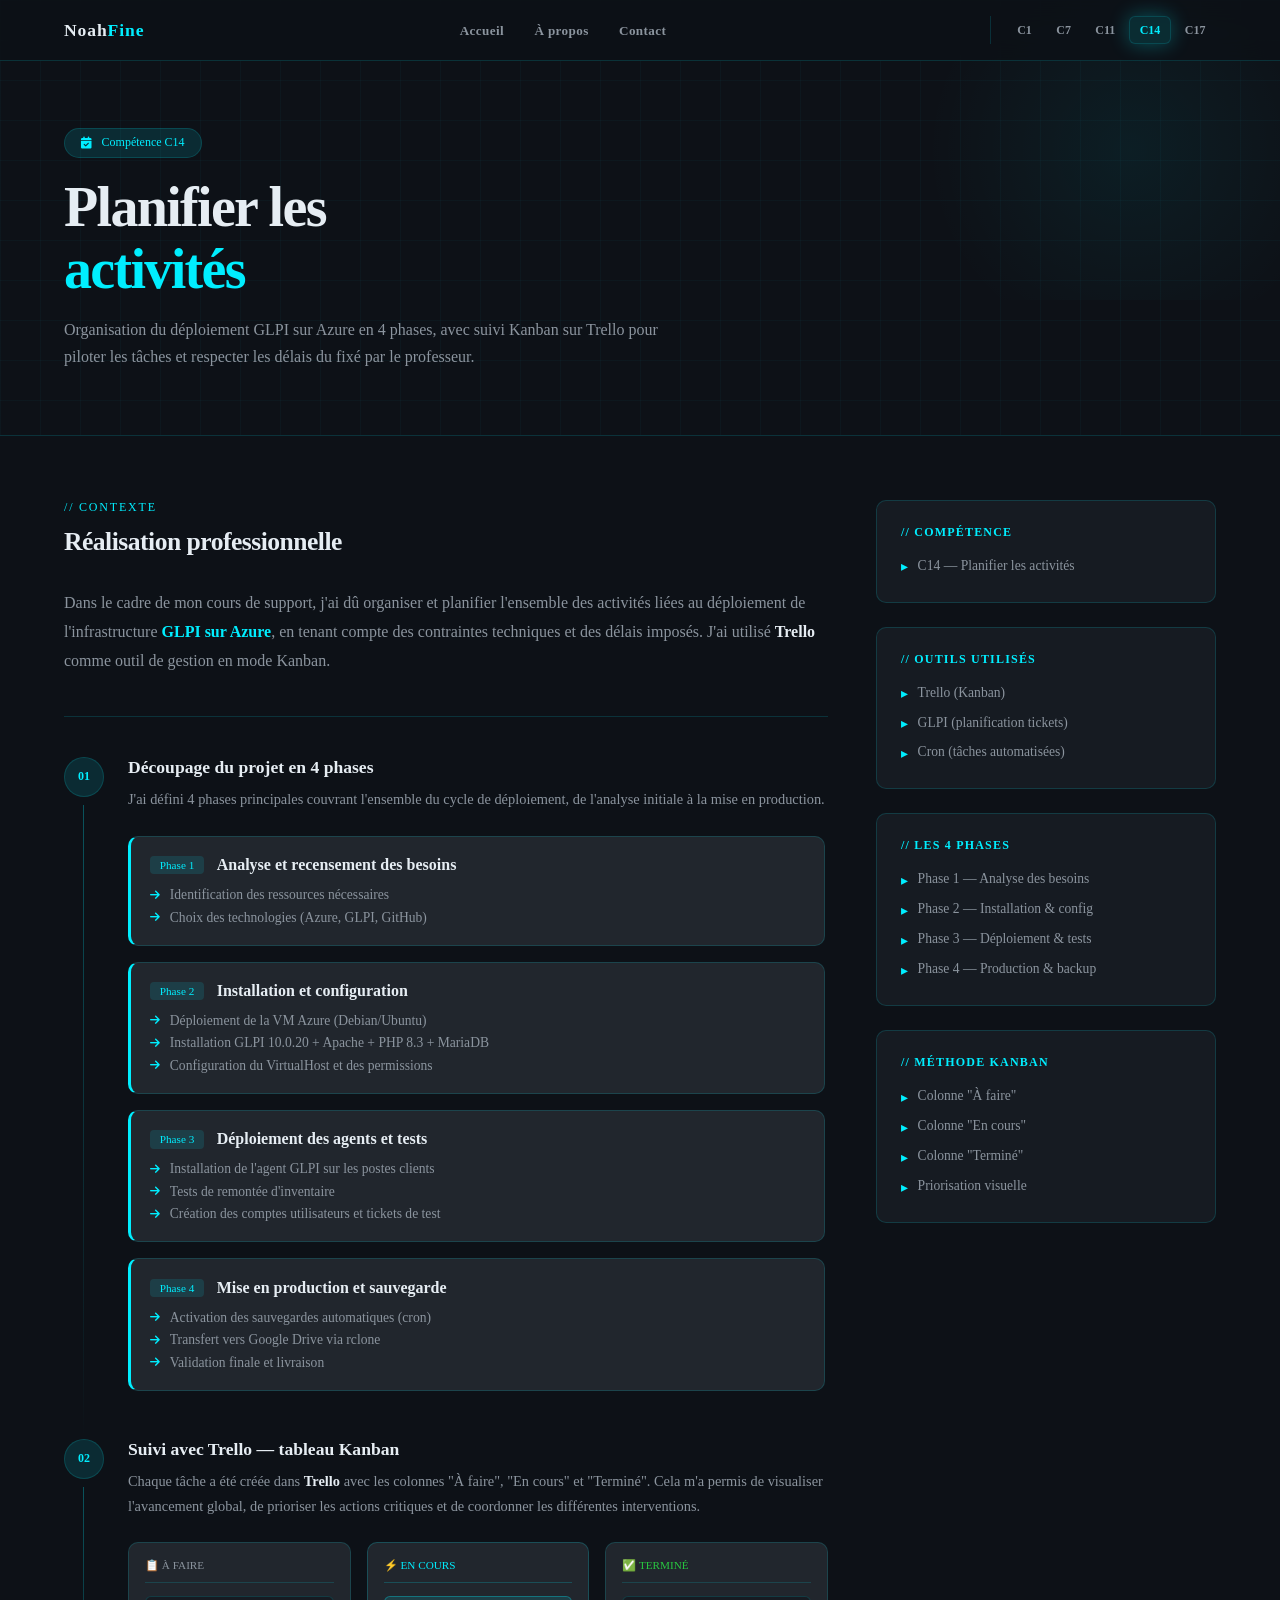
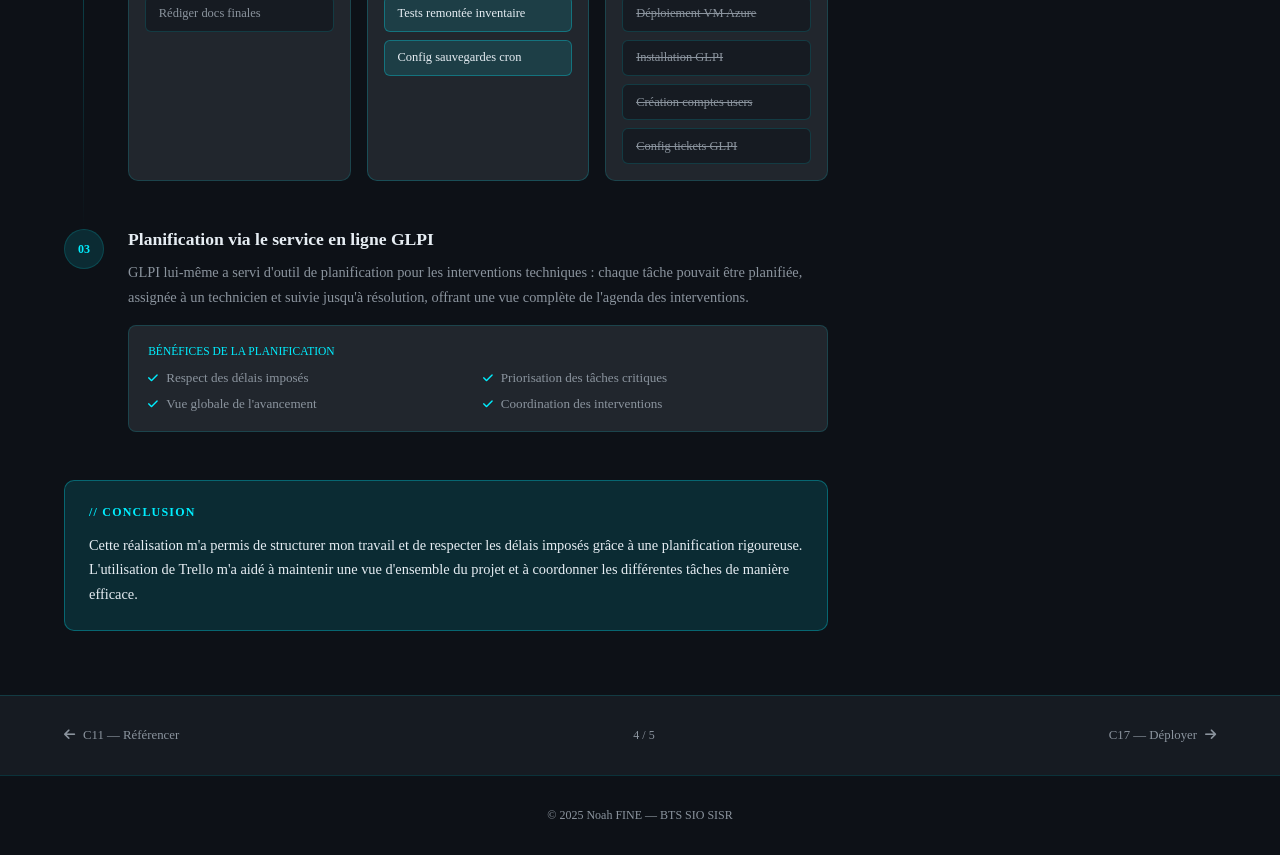
<file: c14.html>
<!DOCTYPE html>
<html lang="fr">
<head>
    <meta charset="UTF-8">
    <meta name="viewport" content="width=device-width, initial-scale=1.0">
    <meta http-equiv="Content-Security-Policy" content="default-src 'self'; script-src 'self'; style-src 'self' 'unsafe-inline' https://cdnjs.cloudflare.com; font-src https://cdnjs.cloudflare.com; img-src 'self' data:; base-uri 'self'; form-action 'self';">
    <meta name="referrer" content="strict-origin-when-cross-origin">
    <title>C14 — Planification des activités | Noah FINE</title>
    <link rel="stylesheet" href="style.css">
    <link rel="stylesheet" href="https://cdnjs.cloudflare.com/ajax/libs/font-awesome/6.4.0/css/all.min.css" integrity="sha512-iecdLmaskl7CVkqkXNQ/ZH/XLlvWZOJyj7Yy7tcenmpD1ypASozpmT/E0iPtmFIB46ZmdtAc9eNBvH0H/ZpiBw==" crossorigin="anonymous" referrerpolicy="no-referrer">
</head>
<body>

<nav class="navbar">
    <a href="index.html" class="logo">Noah<span>Fine</span></a>
    <ul class="nav-links">
        <li><a href="index.html">Accueil</a></li>
        <li><a href="index.html#about">À propos</a></li>
        <li><a href="index.html#contact">Contact</a></li>
    </ul>
    <div class="nav-competences">
        <a href="c1.html">C1</a>
        <a href="c7.html">C7</a>
        <a href="c11.html">C11</a>
        <a href="c14.html" class="active">C14</a>
        <a href="c17.html">C17</a>
    </div>
    <div class="burger"><span></span><span></span><span></span></div>
</nav>

<header class="page-hero">
    <div class="page-hero-bg"></div>
    <div class="page-hero-glow"></div>
    <div class="page-hero-content">
        <div class="page-badge">
            <i class="fa-solid fa-calendar-check"></i> Compétence C14
        </div>
        <h1>Planifier les<br><span>activités</span></h1>
        <p class="page-hero-desc">
            Organisation du déploiement GLPI sur Azure en 4 phases, avec suivi Kanban sur Trello pour piloter les tâches et respecter les délais du fixé par le professeur.
        </p>
    </div>
</header>

<main class="content-layout">

    <div class="content-main">

        <div class="section-header" style="margin-bottom: 2rem;">
            <p class="section-label">// contexte</p>
            <h2 class="section-title" style="font-size: 1.6rem;">Réalisation professionnelle</h2>
        </div>

        <p style="color: var(--muted); line-height: 1.8; margin-bottom: 2rem;">
            Dans le cadre de mon cours de support, j'ai dû organiser et planifier l'ensemble des activités liées au déploiement de l'infrastructure <strong style="color: var(--cyan);">GLPI sur Azure</strong>, en tenant compte des contraintes techniques et des délais imposés. J'ai utilisé <strong style="color: var(--text);">Trello</strong> comme outil de gestion en mode Kanban.
        </p>

        <hr class="divider">

        <div class="steps">

            <div class="step">
                <div class="step-num">01</div>
                <div class="step-body">
                    <h3>Découpage du projet en 4 phases</h3>
                    <p>J'ai défini 4 phases principales couvrant l'ensemble du cycle de déploiement, de l'analyse initiale à la mise en production.</p>

                    <div style="margin-top: 1.5rem; display: flex; flex-direction: column; gap: 1rem;">

                        <div style="background: var(--bg3); border: 1px solid var(--border); border-radius: 10px; padding: 1.2rem; border-left: 3px solid var(--cyan);">
                            <div style="display: flex; align-items: center; gap: 0.8rem; margin-bottom: 0.8rem;">
                                <span style="font-family: var(--font-mono); font-size: 0.7rem; color: var(--cyan); background: var(--cyan-dim); padding: 0.2rem 0.6rem; border-radius: 4px;">Phase 1</span>
                                <span style="font-weight: 700;">Analyse et recensement des besoins</span>
                            </div>
                            <div style="display: flex; flex-direction: column; gap: 0.4rem;">
                                <div style="display: flex; align-items: center; gap: 0.6rem; font-size: 0.85rem; color: var(--muted);">
                                    <i class="fa-solid fa-arrow-right" style="color: var(--cyan); font-size: 0.7rem;"></i>
                                    Identification des ressources nécessaires
                                </div>
                                <div style="display: flex; align-items: center; gap: 0.6rem; font-size: 0.85rem; color: var(--muted);">
                                    <i class="fa-solid fa-arrow-right" style="color: var(--cyan); font-size: 0.7rem;"></i>
                                    Choix des technologies (Azure, GLPI, GitHub)
                                </div>
                            </div>
                        </div>

                        <div style="background: var(--bg3); border: 1px solid var(--border); border-radius: 10px; padding: 1.2rem; border-left: 3px solid var(--cyan);">
                            <div style="display: flex; align-items: center; gap: 0.8rem; margin-bottom: 0.8rem;">
                                <span style="font-family: var(--font-mono); font-size: 0.7rem; color: var(--cyan); background: var(--cyan-dim); padding: 0.2rem 0.6rem; border-radius: 4px;">Phase 2</span>
                                <span style="font-weight: 700;">Installation et configuration</span>
                            </div>
                            <div style="display: flex; flex-direction: column; gap: 0.4rem;">
                                <div style="display: flex; align-items: center; gap: 0.6rem; font-size: 0.85rem; color: var(--muted);">
                                    <i class="fa-solid fa-arrow-right" style="color: var(--cyan); font-size: 0.7rem;"></i>
                                    Déploiement de la VM Azure (Debian/Ubuntu)
                                </div>
                                <div style="display: flex; align-items: center; gap: 0.6rem; font-size: 0.85rem; color: var(--muted);">
                                    <i class="fa-solid fa-arrow-right" style="color: var(--cyan); font-size: 0.7rem;"></i>
                                    Installation GLPI 10.0.20 + Apache + PHP 8.3 + MariaDB
                                </div>
                                <div style="display: flex; align-items: center; gap: 0.6rem; font-size: 0.85rem; color: var(--muted);">
                                    <i class="fa-solid fa-arrow-right" style="color: var(--cyan); font-size: 0.7rem;"></i>
                                    Configuration du VirtualHost et des permissions
                                </div>
                            </div>
                        </div>

                        <div style="background: var(--bg3); border: 1px solid var(--border); border-radius: 10px; padding: 1.2rem; border-left: 3px solid var(--cyan);">
                            <div style="display: flex; align-items: center; gap: 0.8rem; margin-bottom: 0.8rem;">
                                <span style="font-family: var(--font-mono); font-size: 0.7rem; color: var(--cyan); background: var(--cyan-dim); padding: 0.2rem 0.6rem; border-radius: 4px;">Phase 3</span>
                                <span style="font-weight: 700;">Déploiement des agents et tests</span>
                            </div>
                            <div style="display: flex; flex-direction: column; gap: 0.4rem;">
                                <div style="display: flex; align-items: center; gap: 0.6rem; font-size: 0.85rem; color: var(--muted);">
                                    <i class="fa-solid fa-arrow-right" style="color: var(--cyan); font-size: 0.7rem;"></i>
                                    Installation de l'agent GLPI sur les postes clients
                                </div>
                                <div style="display: flex; align-items: center; gap: 0.6rem; font-size: 0.85rem; color: var(--muted);">
                                    <i class="fa-solid fa-arrow-right" style="color: var(--cyan); font-size: 0.7rem;"></i>
                                    Tests de remontée d'inventaire
                                </div>
                                <div style="display: flex; align-items: center; gap: 0.6rem; font-size: 0.85rem; color: var(--muted);">
                                    <i class="fa-solid fa-arrow-right" style="color: var(--cyan); font-size: 0.7rem;"></i>
                                    Création des comptes utilisateurs et tickets de test
                                </div>
                            </div>
                        </div>

                        <div style="background: var(--bg3); border: 1px solid var(--border); border-radius: 10px; padding: 1.2rem; border-left: 3px solid var(--cyan);">
                            <div style="display: flex; align-items: center; gap: 0.8rem; margin-bottom: 0.8rem;">
                                <span style="font-family: var(--font-mono); font-size: 0.7rem; color: var(--cyan); background: var(--cyan-dim); padding: 0.2rem 0.6rem; border-radius: 4px;">Phase 4</span>
                                <span style="font-weight: 700;">Mise en production et sauvegarde</span>
                            </div>
                            <div style="display: flex; flex-direction: column; gap: 0.4rem;">
                                <div style="display: flex; align-items: center; gap: 0.6rem; font-size: 0.85rem; color: var(--muted);">
                                    <i class="fa-solid fa-arrow-right" style="color: var(--cyan); font-size: 0.7rem;"></i>
                                    Activation des sauvegardes automatiques (cron)
                                </div>
                                <div style="display: flex; align-items: center; gap: 0.6rem; font-size: 0.85rem; color: var(--muted);">
                                    <i class="fa-solid fa-arrow-right" style="color: var(--cyan); font-size: 0.7rem;"></i>
                                    Transfert vers Google Drive via rclone
                                </div>
                                <div style="display: flex; align-items: center; gap: 0.6rem; font-size: 0.85rem; color: var(--muted);">
                                    <i class="fa-solid fa-arrow-right" style="color: var(--cyan); font-size: 0.7rem;"></i>
                                    Validation finale et livraison
                                </div>
                            </div>
                        </div>

                    </div>
                </div>
            </div>

            <div class="step">
                <div class="step-num">02</div>
                <div class="step-body">
                    <h3>Suivi avec Trello — tableau Kanban</h3>
                    <p>
                        Chaque tâche a été créée dans <strong style="color:var(--text)">Trello</strong> avec les colonnes "À faire", "En cours" et "Terminé". Cela m'a permis de visualiser l'avancement global, de prioriser les actions critiques et de coordonner les différentes interventions.
                    </p>

                    <!-- Kanban simulé -->
                    <div style="margin-top: 1.5rem; display: grid; grid-template-columns: repeat(3, 1fr); gap: 1rem; overflow-x: auto;">

                        <div style="background: var(--bg3); border: 1px solid var(--border); border-radius: 10px; padding: 1rem;">
                            <div style="font-family: var(--font-mono); font-size: 0.7rem; color: var(--muted); margin-bottom: 0.8rem; padding-bottom: 0.6rem; border-bottom: 1px solid var(--border);">📋 À FAIRE</div>
                            <div style="display: flex; flex-direction: column; gap: 0.5rem;">
                                <div style="background: var(--bg2); border: 1px solid var(--border); border-radius: 6px; padding: 0.6rem 0.8rem; font-size: 0.78rem; color: var(--muted);">Rédiger docs finales</div>
                            </div>
                        </div>

                        <div style="background: var(--bg3); border: 1px solid rgba(0,238,255,0.2); border-radius: 10px; padding: 1rem;">
                            <div style="font-family: var(--font-mono); font-size: 0.7rem; color: var(--cyan); margin-bottom: 0.8rem; padding-bottom: 0.6rem; border-bottom: 1px solid rgba(0,238,255,0.2);">⚡ EN COURS</div>
                            <div style="display: flex; flex-direction: column; gap: 0.5rem;">
                                <div style="background: var(--cyan-dim); border: 1px solid rgba(0,238,255,0.3); border-radius: 6px; padding: 0.6rem 0.8rem; font-size: 0.78rem; color: var(--text);">Tests remontée inventaire</div>
                                <div style="background: var(--cyan-dim); border: 1px solid rgba(0,238,255,0.3); border-radius: 6px; padding: 0.6rem 0.8rem; font-size: 0.78rem; color: var(--text);">Config sauvegardes cron</div>
                            </div>
                        </div>

                        <div style="background: var(--bg3); border: 1px solid var(--border); border-radius: 10px; padding: 1rem;">
                            <div style="font-family: var(--font-mono); font-size: 0.7rem; color: #28c840; margin-bottom: 0.8rem; padding-bottom: 0.6rem; border-bottom: 1px solid var(--border);">✅ TERMINÉ</div>
                            <div style="display: flex; flex-direction: column; gap: 0.5rem;">
                                <div style="background: var(--bg2); border: 1px solid var(--border); border-radius: 6px; padding: 0.6rem 0.8rem; font-size: 0.78rem; color: var(--muted); text-decoration: line-through;">Déploiement VM Azure</div>
                                <div style="background: var(--bg2); border: 1px solid var(--border); border-radius: 6px; padding: 0.6rem 0.8rem; font-size: 0.78rem; color: var(--muted); text-decoration: line-through;">Installation GLPI</div>
                                <div style="background: var(--bg2); border: 1px solid var(--border); border-radius: 6px; padding: 0.6rem 0.8rem; font-size: 0.78rem; color: var(--muted); text-decoration: line-through;">Création comptes users</div>
                                <div style="background: var(--bg2); border: 1px solid var(--border); border-radius: 6px; padding: 0.6rem 0.8rem; font-size: 0.78rem; color: var(--muted); text-decoration: line-through;">Config tickets GLPI</div>
                            </div>
                        </div>

                    </div>
                </div>
            </div>

            <div class="step">
                <div class="step-num">03</div>
                <div class="step-body">
                    <h3>Planification via le service en ligne GLPI</h3>
                    <p>
                        GLPI lui-même a servi d'outil de planification pour les interventions techniques : chaque tâche pouvait être planifiée, assignée à un technicien et suivie jusqu'à résolution, offrant une vue complète de l'agenda des interventions.
                    </p>
                    <div style="margin-top: 1rem; background: var(--bg3); border: 1px solid var(--border); border-radius: 8px; padding: 1.2rem;">
                        <div style="font-family: var(--font-mono); font-size: 0.72rem; color: var(--cyan); margin-bottom: 0.8rem;">BÉNÉFICES DE LA PLANIFICATION</div>
                        <div style="display: grid; grid-template-columns: 1fr 1fr; gap: 0.6rem;">
                            <div style="display: flex; align-items: flex-start; gap: 0.5rem; font-size: 0.82rem; color: var(--muted);">
                                <i class="fa-solid fa-check" style="color: var(--cyan); margin-top: 0.2rem; font-size: 0.7rem;"></i>
                                Respect des délais imposés
                            </div>
                            <div style="display: flex; align-items: flex-start; gap: 0.5rem; font-size: 0.82rem; color: var(--muted);">
                                <i class="fa-solid fa-check" style="color: var(--cyan); margin-top: 0.2rem; font-size: 0.7rem;"></i>
                                Priorisation des tâches critiques
                            </div>
                            <div style="display: flex; align-items: flex-start; gap: 0.5rem; font-size: 0.82rem; color: var(--muted);">
                                <i class="fa-solid fa-check" style="color: var(--cyan); margin-top: 0.2rem; font-size: 0.7rem;"></i>
                                Vue globale de l'avancement
                            </div>
                            <div style="display: flex; align-items: flex-start; gap: 0.5rem; font-size: 0.82rem; color: var(--muted);">
                                <i class="fa-solid fa-check" style="color: var(--cyan); margin-top: 0.2rem; font-size: 0.7rem;"></i>
                                Coordination des interventions
                            </div>
                        </div>
                    </div>
                </div>
            </div>

        </div>

        <div class="conclusion-box">
            <h4>// Conclusion</h4>
            <p>
                Cette réalisation m'a permis de structurer mon travail et de respecter les délais imposés grâce à une planification rigoureuse. L'utilisation de Trello m'a aidé à maintenir une vue d'ensemble du projet et à coordonner les différentes tâches de manière efficace.
            </p>
        </div>

    </div>

    <aside class="content-sidebar">
        <div class="info-box">
            <h4>// Compétence</h4>
            <ul>
                <li>C14 — Planifier les activités</li>
            </ul>
        </div>
        <div class="info-box">
            <h4>// Outils utilisés</h4>
            <ul>
                <li>Trello (Kanban)</li>
                <li>GLPI (planification tickets)</li>
                <li>Cron (tâches automatisées)</li>
            </ul>
        </div>
        <div class="info-box">
            <h4>// Les 4 phases</h4>
            <ul>
                <li>Phase 1 — Analyse des besoins</li>
                <li>Phase 2 — Installation & config</li>
                <li>Phase 3 — Déploiement & tests</li>
                <li>Phase 4 — Production & backup</li>
            </ul>
        </div>
        <div class="info-box">
            <h4>// Méthode Kanban</h4>
            <ul>
                <li>Colonne "À faire"</li>
                <li>Colonne "En cours"</li>
                <li>Colonne "Terminé"</li>
                <li>Priorisation visuelle</li>
            </ul>
        </div>
    </aside>

</main>

<div class="page-nav">
    <a href="c11.html"><i class="fa-solid fa-arrow-left"></i> C11 — Référencer</a>
    <span style="font-family: var(--font-mono); font-size: 0.75rem; color: var(--muted);">4 / 5</span>
    <a href="c17.html">C17 — Déployer <i class="fa-solid fa-arrow-right"></i></a>
</div>

<footer><p>&copy; 2025 Noah FINE — BTS SIO SISR</p></footer>

<script src="script.js"></script>
</body>
</html>
</file>
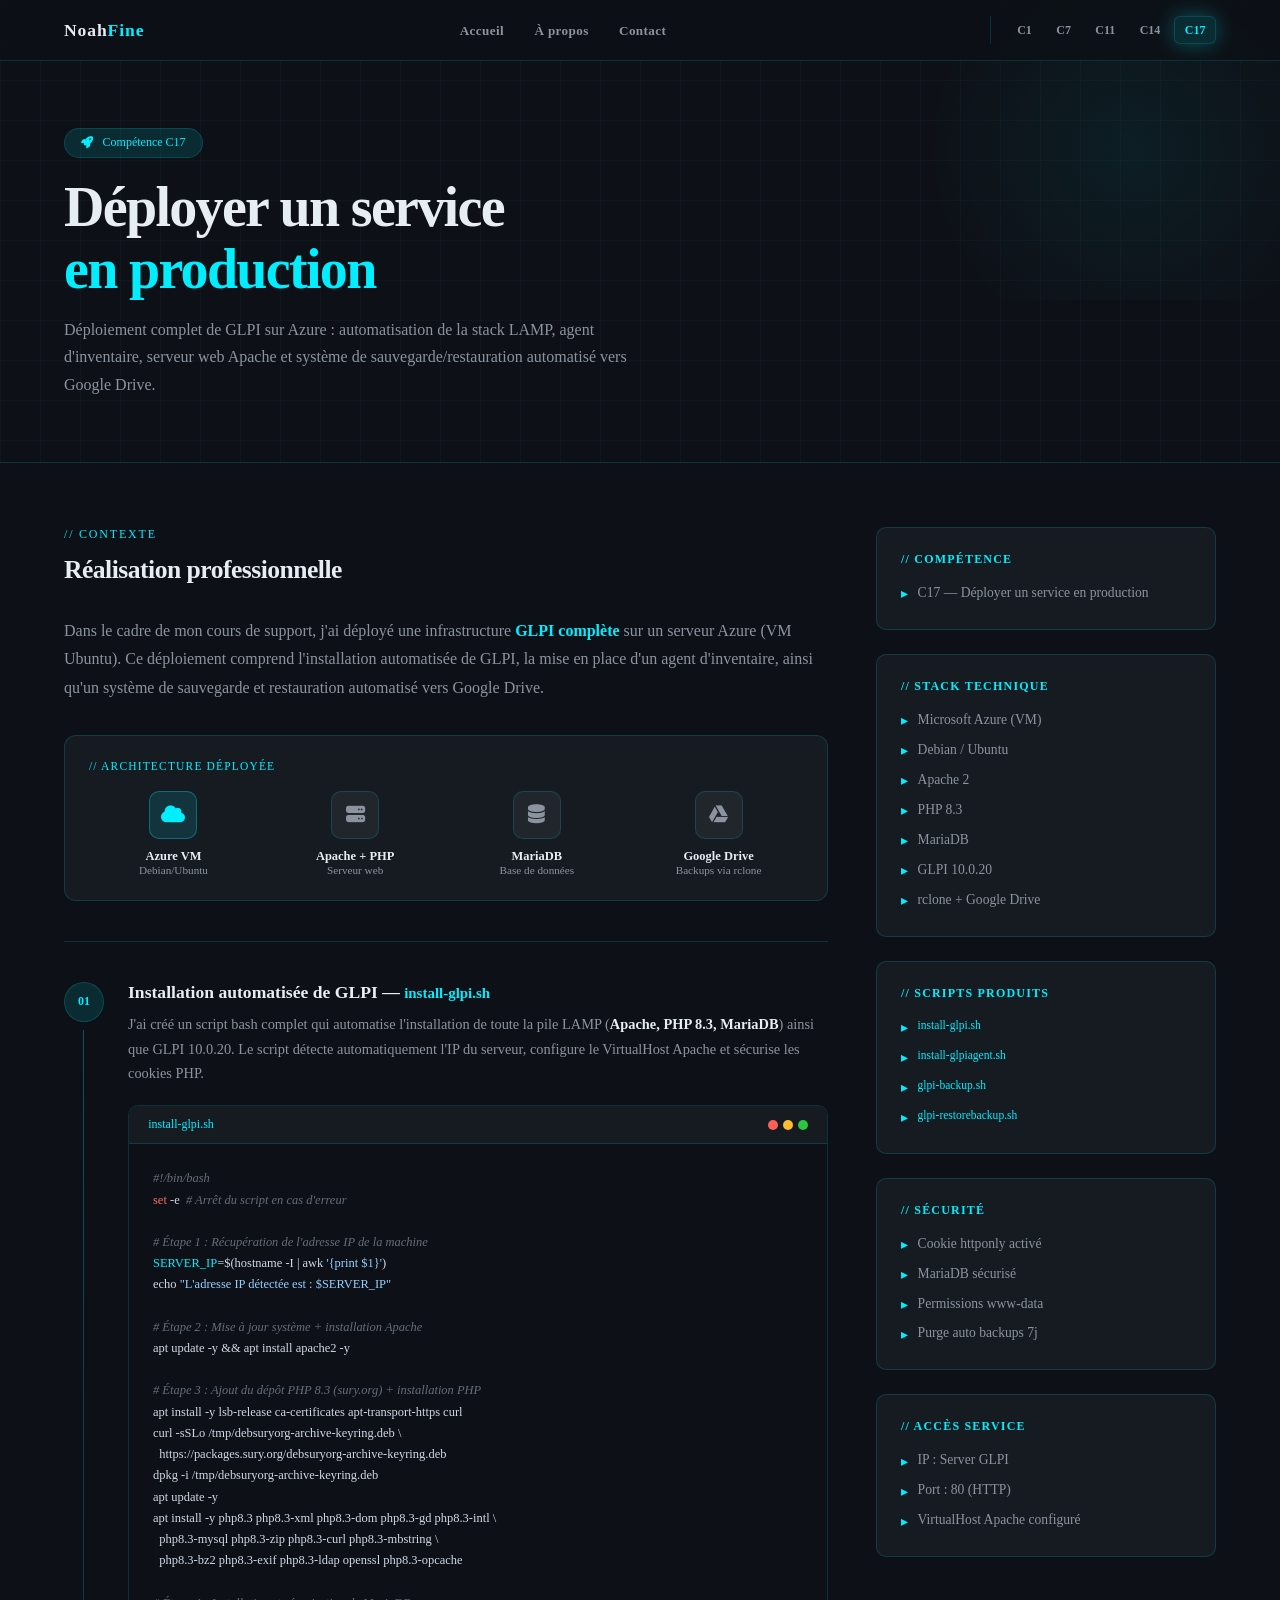
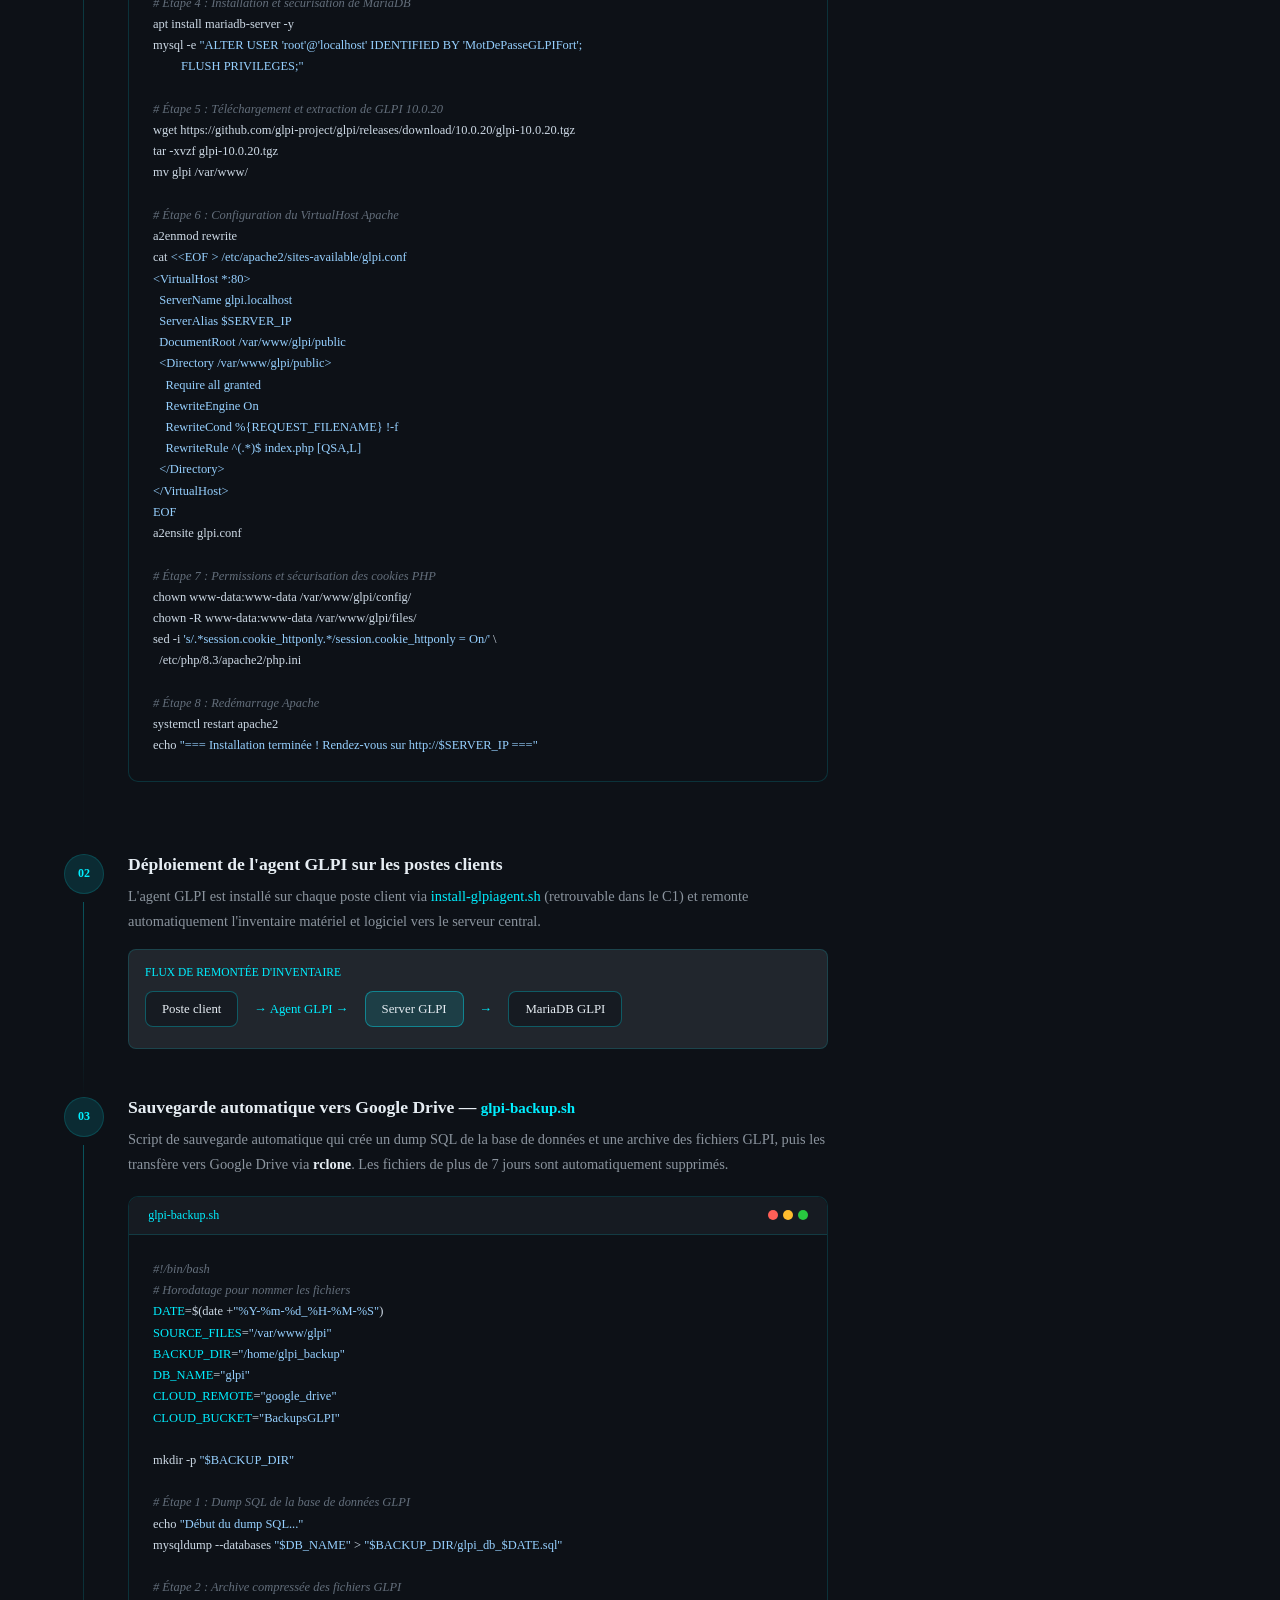
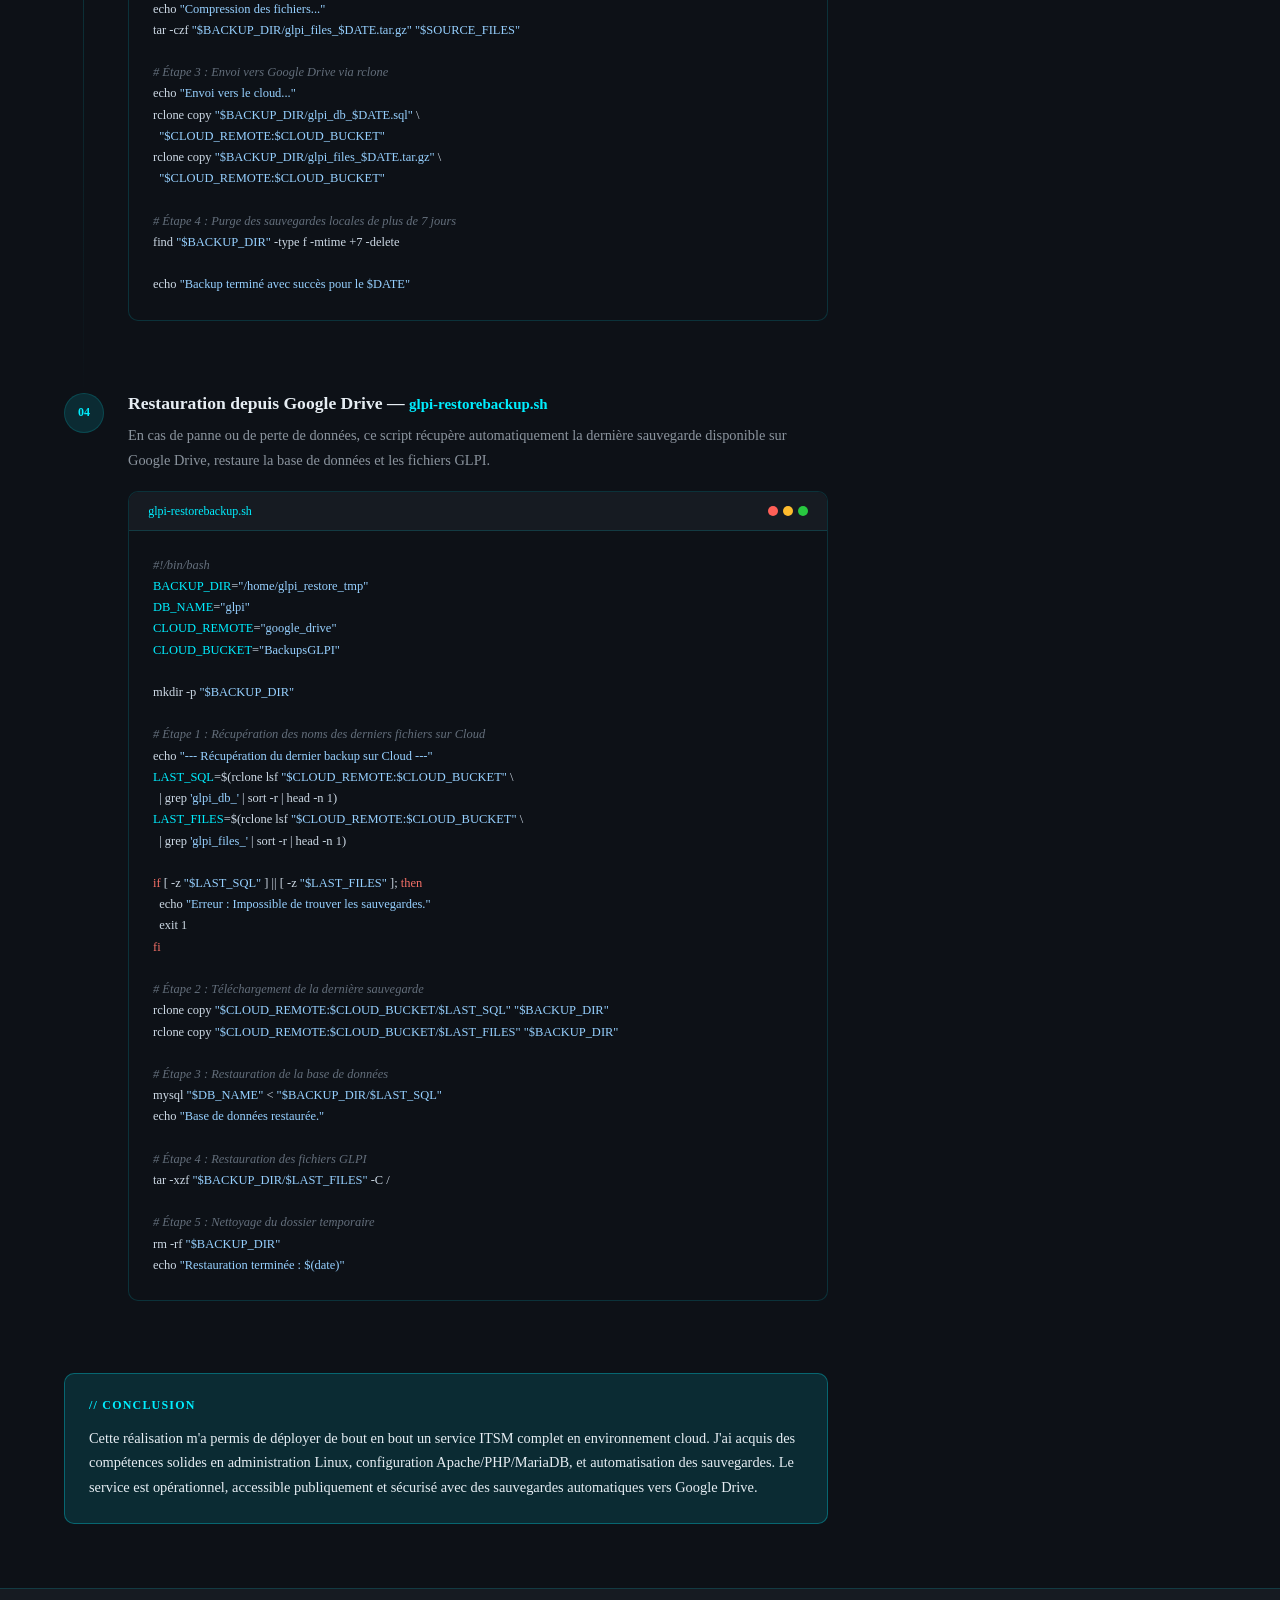
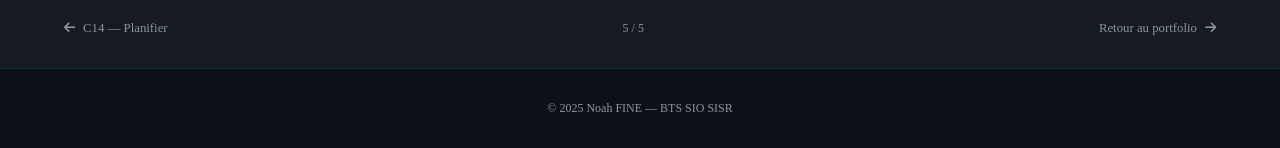
<file: c17.html>
<!DOCTYPE html>
<html lang="fr">
<head>
    <meta charset="UTF-8">
    <meta name="viewport" content="width=device-width, initial-scale=1.0">
    <meta http-equiv="Content-Security-Policy" content="default-src 'self'; script-src 'self'; style-src 'self' 'unsafe-inline' https://cdnjs.cloudflare.com; font-src https://cdnjs.cloudflare.com; img-src 'self' data:; base-uri 'self'; form-action 'self';">
    <meta name="referrer" content="strict-origin-when-cross-origin">
    <title>C17 — Déploiement de service | Noah FINE</title>
    <link rel="stylesheet" href="style.css">
    <link rel="stylesheet" href="https://cdnjs.cloudflare.com/ajax/libs/font-awesome/6.4.0/css/all.min.css" integrity="sha512-iecdLmaskl7CVkqkXNQ/ZH/XLlvWZOJyj7Yy7tcenmpD1ypASozpmT/E0iPtmFIB46ZmdtAc9eNBvH0H/ZpiBw==" crossorigin="anonymous" referrerpolicy="no-referrer">
</head>
<body>

<nav class="navbar">
    <a href="index.html" class="logo">Noah<span>Fine</span></a>
    <ul class="nav-links">
        <li><a href="index.html">Accueil</a></li>
        <li><a href="index.html#about">À propos</a></li>
        <li><a href="index.html#contact">Contact</a></li>
    </ul>
    <div class="nav-competences">
        <a href="c1.html">C1</a>
        <a href="c7.html">C7</a>
        <a href="c11.html">C11</a>
        <a href="c14.html">C14</a>
        <a href="c17.html" class="active">C17</a>
    </div>
    <div class="burger"><span></span><span></span><span></span></div>
</nav>

<header class="page-hero">
    <div class="page-hero-bg"></div>
    <div class="page-hero-glow"></div>
    <div class="page-hero-content">
        <div class="page-badge">
            <i class="fa-solid fa-rocket"></i> Compétence C17
        </div>
        <h1>Déployer un service<br><span>en production</span></h1>
        <p class="page-hero-desc">
            Déploiement complet de GLPI sur Azure : automatisation de la stack LAMP, agent d'inventaire, serveur web Apache et système de sauvegarde/restauration automatisé vers Google Drive.
        </p>
    </div>
</header>

<main class="content-layout">

    <div class="content-main">

        <div class="section-header" style="margin-bottom: 2rem;">
            <p class="section-label">// contexte</p>
            <h2 class="section-title" style="font-size: 1.6rem;">Réalisation professionnelle</h2>
        </div>

        <p style="color: var(--muted); line-height: 1.8; margin-bottom: 2rem;">
            Dans le cadre de mon cours de support, j'ai déployé une infrastructure <strong style="color: var(--cyan);">GLPI complète</strong> sur un serveur Azure (VM Ubuntu). Ce déploiement comprend l'installation automatisée de GLPI, la mise en place d'un agent d'inventaire, ainsi qu'un système de sauvegarde et restauration automatisé vers Google Drive.
        </p>

        <!-- Architecture overview -->
        <div style="background: var(--bg2); border: 1px solid var(--border); border-radius: 12px; padding: 1.5rem; margin-bottom: 2rem;">
            <div style="font-family: var(--font-mono); font-size: 0.72rem; color: var(--cyan); margin-bottom: 1.2rem; letter-spacing: 0.1em;">// ARCHITECTURE DÉPLOYÉE</div>
            <div style="display: grid; grid-template-columns: repeat(4, 1fr); gap: 0.8rem; text-align: center;">
                <div>
                    <div style="width: 48px; height: 48px; background: var(--cyan-dim); border: 1px solid rgba(0,238,255,0.3); border-radius: 10px; display: flex; align-items: center; justify-content: center; margin: 0 auto 0.6rem; font-size: 1.2rem; color: var(--cyan);">
                        <i class="fa-solid fa-cloud"></i>
                    </div>
                    <div style="font-size: 0.78rem; font-weight: 700;">Azure VM</div>
                    <div style="font-size: 0.7rem; color: var(--muted);">Debian/Ubuntu</div>
                </div>
                <div>
                    <div style="width: 48px; height: 48px; background: var(--bg3); border: 1px solid var(--border); border-radius: 10px; display: flex; align-items: center; justify-content: center; margin: 0 auto 0.6rem; font-size: 1.2rem; color: var(--muted);">
                        <i class="fa-solid fa-server"></i>
                    </div>
                    <div style="font-size: 0.78rem; font-weight: 700;">Apache + PHP</div>
                    <div style="font-size: 0.7rem; color: var(--muted);">Serveur web</div>
                </div>
                <div>
                    <div style="width: 48px; height: 48px; background: var(--bg3); border: 1px solid var(--border); border-radius: 10px; display: flex; align-items: center; justify-content: center; margin: 0 auto 0.6rem; font-size: 1.2rem; color: var(--muted);">
                        <i class="fa-solid fa-database"></i>
                    </div>
                    <div style="font-size: 0.78rem; font-weight: 700;">MariaDB</div>
                    <div style="font-size: 0.7rem; color: var(--muted);">Base de données</div>
                </div>
                <div>
                    <div style="width: 48px; height: 48px; background: var(--bg3); border: 1px solid var(--border); border-radius: 10px; display: flex; align-items: center; justify-content: center; margin: 0 auto 0.6rem; font-size: 1.2rem; color: var(--muted);">
                        <i class="fa-brands fa-google-drive"></i>
                    </div>
                    <div style="font-size: 0.78rem; font-weight: 700;">Google Drive</div>
                    <div style="font-size: 0.7rem; color: var(--muted);">Backups via rclone</div>
                </div>
            </div>
        </div>

        <hr class="divider">

        <div class="steps">

            <!-- ÉTAPE 1 -->
            <div class="step">
                <div class="step-num">01</div>
                <div class="step-body">
                    <h3>Installation automatisée de GLPI — <code style="font-family:var(--font-mono);color:var(--cyan);font-size:0.85em">install-glpi.sh</code></h3>
                    <p>
                        J'ai créé un script bash complet qui automatise l'installation de toute la pile LAMP (<strong style="color:var(--text)">Apache, PHP 8.3, MariaDB</strong>) ainsi que GLPI 10.0.20. Le script détecte automatiquement l'IP du serveur, configure le VirtualHost Apache et sécurise les cookies PHP.
                    </p>
                    <div class="code-block" style="margin-top: 1.2rem;">
                        <div class="code-header">
                            <span class="code-filename">install-glpi.sh</span>
                            <div class="code-dots"><span></span><span></span><span></span></div>
                        </div>
                        <pre>
<span class="cm">#!/bin/bash</span>
<span class="kw">set</span> -e  <span class="cm"># Arrêt du script en cas d'erreur</span>

<span class="cm"># Étape 1 : Récupération de l'adresse IP de la machine</span>
<span class="cy">SERVER_IP</span>=$(hostname -I | awk <span class="st">'{print $1}'</span>)
echo <span class="st">"L'adresse IP détectée est : $SERVER_IP"</span>

<span class="cm"># Étape 2 : Mise à jour système + installation Apache</span>
apt update -y && apt install apache2 -y

<span class="cm"># Étape 3 : Ajout du dépôt PHP 8.3 (sury.org) + installation PHP</span>
apt install -y lsb-release ca-certificates apt-transport-https curl
curl -sSLo /tmp/debsuryorg-archive-keyring.deb \
  https://packages.sury.org/debsuryorg-archive-keyring.deb
dpkg -i /tmp/debsuryorg-archive-keyring.deb
apt update -y
apt install -y php8.3 php8.3-xml php8.3-dom php8.3-gd php8.3-intl \
  php8.3-mysql php8.3-zip php8.3-curl php8.3-mbstring \
  php8.3-bz2 php8.3-exif php8.3-ldap openssl php8.3-opcache

<span class="cm"># Étape 4 : Installation et sécurisation de MariaDB</span>
apt install mariadb-server -y
mysql -e <span class="st">"ALTER USER 'root'@'localhost' IDENTIFIED BY 'MotDePasseGLPIFort';</span>
<span class="st">         FLUSH PRIVILEGES;"</span>

<span class="cm"># Étape 5 : Téléchargement et extraction de GLPI 10.0.20</span>
wget https://github.com/glpi-project/glpi/releases/download/10.0.20/glpi-10.0.20.tgz
tar -xvzf glpi-10.0.20.tgz
mv glpi /var/www/

<span class="cm"># Étape 6 : Configuration du VirtualHost Apache</span>
a2enmod rewrite
cat <span class="st">&lt;&lt;EOF &gt; /etc/apache2/sites-available/glpi.conf</span>
<span class="st">&lt;VirtualHost *:80&gt;</span>
<span class="st">  ServerName glpi.localhost</span>
<span class="st">  ServerAlias $SERVER_IP</span>
<span class="st">  DocumentRoot /var/www/glpi/public</span>
<span class="st">  &lt;Directory /var/www/glpi/public&gt;</span>
<span class="st">    Require all granted</span>
<span class="st">    RewriteEngine On</span>
<span class="st">    RewriteCond %{REQUEST_FILENAME} !-f</span>
<span class="st">    RewriteRule ^(.*)$ index.php [QSA,L]</span>
<span class="st">  &lt;/Directory&gt;</span>
<span class="st">&lt;/VirtualHost&gt;</span>
<span class="st">EOF</span>
a2ensite glpi.conf

<span class="cm"># Étape 7 : Permissions et sécurisation des cookies PHP</span>
chown www-data:www-data /var/www/glpi/config/
chown -R www-data:www-data /var/www/glpi/files/
sed -i <span class="st">'s/.*session.cookie_httponly.*/session.cookie_httponly = On/'</span> \
  /etc/php/8.3/apache2/php.ini

<span class="cm"># Étape 8 : Redémarrage Apache</span>
systemctl restart apache2
echo <span class="st">"=== Installation terminée ! Rendez-vous sur http://$SERVER_IP ==="</span></pre>
                    </div>
                </div>
            </div>

            <!-- ÉTAPE 2 -->
            <div class="step">
                <div class="step-num">02</div>
                <div class="step-body">
                    <h3>Déploiement de l'agent GLPI sur les postes clients</h3>
                    <p>
                        L'agent GLPI est installé sur chaque poste client via <code style="font-family:var(--font-mono);color:var(--cyan)">install-glpiagent.sh</code> (retrouvable dans le C1) et remonte automatiquement l'inventaire matériel et logiciel vers le serveur central.
                    </p>
                    <div style="margin-top: 1rem; background: var(--bg3); border: 1px solid var(--border); border-radius: 8px; padding: 1rem;">
                        <div style="font-family: var(--font-mono); font-size: 0.72rem; color: var(--cyan); margin-bottom: 0.8rem;">FLUX DE REMONTÉE D'INVENTAIRE</div>
                        <div style="display: flex; align-items: center; gap: 1rem; overflow-x: auto; padding-bottom: 0.3rem;">
                            <div style="background: var(--bg2); border: 1px solid rgba(0,238,255,0.3); border-radius: 8px; padding: 0.6rem 1rem; white-space: nowrap; font-size: 0.8rem; font-family: var(--font-mono);">Poste client</div>
                            <div style="color: var(--cyan); font-size: 0.8rem; white-space: nowrap;">→ Agent GLPI →</div>
                            <div style="background: var(--cyan-dim); border: 1px solid rgba(0,238,255,0.4); border-radius: 8px; padding: 0.6rem 1rem; white-space: nowrap; font-size: 0.8rem; font-family: var(--font-mono);">Server GLPI</div>
                            <div style="color: var(--cyan); font-size: 0.8rem; white-space: nowrap;">→</div>
                            <div style="background: var(--bg2); border: 1px solid rgba(0,238,255,0.3); border-radius: 8px; padding: 0.6rem 1rem; white-space: nowrap; font-size: 0.8rem; font-family: var(--font-mono);">MariaDB GLPI</div>
                        </div>
                    </div>
                </div>
            </div>

            <!-- ÉTAPE 3 -->
            <div class="step">
                <div class="step-num">03</div>
                <div class="step-body">
                    <h3>Sauvegarde automatique vers Google Drive — <code style="font-family:var(--font-mono);color:var(--cyan);font-size:0.85em">glpi-backup.sh</code></h3>
                    <p>
                        Script de sauvegarde automatique qui crée un dump SQL de la base de données et une archive des fichiers GLPI, puis les transfère vers Google Drive via <strong style="color:var(--text)">rclone</strong>. Les fichiers de plus de 7 jours sont automatiquement supprimés.
                    </p>
                    <div class="code-block" style="margin-top: 1.2rem;">
                        <div class="code-header">
                            <span class="code-filename">glpi-backup.sh</span>
                            <div class="code-dots"><span></span><span></span><span></span></div>
                        </div>
                        <pre>
<span class="cm">#!/bin/bash</span>
<span class="cm"># Horodatage pour nommer les fichiers</span>
<span class="cy">DATE</span>=$(date +<span class="st">"%Y-%m-%d_%H-%M-%S"</span>)
<span class="cy">SOURCE_FILES</span>=<span class="st">"/var/www/glpi"</span>
<span class="cy">BACKUP_DIR</span>=<span class="st">"/home/glpi_backup"</span>
<span class="cy">DB_NAME</span>=<span class="st">"glpi"</span>
<span class="cy">CLOUD_REMOTE</span>=<span class="st">"google_drive"</span>
<span class="cy">CLOUD_BUCKET</span>=<span class="st">"BackupsGLPI"</span>

mkdir -p <span class="st">"$BACKUP_DIR"</span>

<span class="cm"># Étape 1 : Dump SQL de la base de données GLPI</span>
echo <span class="st">"Début du dump SQL..."</span>
mysqldump --databases <span class="st">"$DB_NAME"</span> &gt; <span class="st">"$BACKUP_DIR/glpi_db_$DATE.sql"</span>

<span class="cm"># Étape 2 : Archive compressée des fichiers GLPI</span>
echo <span class="st">"Compression des fichiers..."</span>
tar -czf <span class="st">"$BACKUP_DIR/glpi_files_$DATE.tar.gz"</span> <span class="st">"$SOURCE_FILES"</span>

<span class="cm"># Étape 3 : Envoi vers Google Drive via rclone</span>
echo <span class="st">"Envoi vers le cloud..."</span>
rclone copy <span class="st">"$BACKUP_DIR/glpi_db_$DATE.sql"</span> \
  <span class="st">"$CLOUD_REMOTE:$CLOUD_BUCKET"</span>
rclone copy <span class="st">"$BACKUP_DIR/glpi_files_$DATE.tar.gz"</span> \
  <span class="st">"$CLOUD_REMOTE:$CLOUD_BUCKET"</span>

<span class="cm"># Étape 4 : Purge des sauvegardes locales de plus de 7 jours</span>
find <span class="st">"$BACKUP_DIR"</span> -type f -mtime +7 -delete

echo <span class="st">"Backup terminé avec succès pour le $DATE"</span></pre>
                    </div>
                </div>
            </div>

            <!-- ÉTAPE 4 -->
            <div class="step">
                <div class="step-num">04</div>
                <div class="step-body">
                    <h3>Restauration depuis Google Drive — <code style="font-family:var(--font-mono);color:var(--cyan);font-size:0.85em">glpi-restorebackup.sh</code></h3>
                    <p>
                        En cas de panne ou de perte de données, ce script récupère automatiquement la dernière sauvegarde disponible sur Google Drive, restaure la base de données et les fichiers GLPI.
                    </p>
                    <div class="code-block" style="margin-top: 1.2rem;">
                        <div class="code-header">
                            <span class="code-filename">glpi-restorebackup.sh</span>
                            <div class="code-dots"><span></span><span></span><span></span></div>
                        </div>
                        <pre>
<span class="cm">#!/bin/bash</span>
<span class="cy">BACKUP_DIR</span>=<span class="st">"/home/glpi_restore_tmp"</span>
<span class="cy">DB_NAME</span>=<span class="st">"glpi"</span>
<span class="cy">CLOUD_REMOTE</span>=<span class="st">"google_drive"</span>
<span class="cy">CLOUD_BUCKET</span>=<span class="st">"BackupsGLPI"</span>

mkdir -p <span class="st">"$BACKUP_DIR"</span>

<span class="cm"># Étape 1 : Récupération des noms des derniers fichiers sur Cloud</span>
echo <span class="st">"--- Récupération du dernier backup sur Cloud ---"</span>
<span class="cy">LAST_SQL</span>=$(rclone lsf <span class="st">"$CLOUD_REMOTE:$CLOUD_BUCKET"</span> \
  | grep <span class="st">'glpi_db_'</span> | sort -r | head -n 1)
<span class="cy">LAST_FILES</span>=$(rclone lsf <span class="st">"$CLOUD_REMOTE:$CLOUD_BUCKET"</span> \
  | grep <span class="st">'glpi_files_'</span> | sort -r | head -n 1)

<span class="kw">if</span> [ -z <span class="st">"$LAST_SQL"</span> ] || [ -z <span class="st">"$LAST_FILES"</span> ]; <span class="kw">then</span>
  echo <span class="st">"Erreur : Impossible de trouver les sauvegardes."</span>
  exit 1
<span class="kw">fi</span>

<span class="cm"># Étape 2 : Téléchargement de la dernière sauvegarde</span>
rclone copy <span class="st">"$CLOUD_REMOTE:$CLOUD_BUCKET/$LAST_SQL"</span> <span class="st">"$BACKUP_DIR"</span>
rclone copy <span class="st">"$CLOUD_REMOTE:$CLOUD_BUCKET/$LAST_FILES"</span> <span class="st">"$BACKUP_DIR"</span>

<span class="cm"># Étape 3 : Restauration de la base de données</span>
mysql <span class="st">"$DB_NAME"</span> &lt; <span class="st">"$BACKUP_DIR/$LAST_SQL"</span>
echo <span class="st">"Base de données restaurée."</span>

<span class="cm"># Étape 4 : Restauration des fichiers GLPI</span>
tar -xzf <span class="st">"$BACKUP_DIR/$LAST_FILES"</span> -C /

<span class="cm"># Étape 5 : Nettoyage du dossier temporaire</span>
rm -rf <span class="st">"$BACKUP_DIR"</span>
echo <span class="st">"Restauration terminée : $(date)"</span></pre>
                    </div>
                </div>
            </div>

        </div>

        <div class="conclusion-box">
            <h4>// Conclusion</h4>
            <p>
                Cette réalisation m'a permis de déployer de bout en bout un service ITSM complet en environnement cloud. J'ai acquis des compétences solides en administration Linux, configuration Apache/PHP/MariaDB, et automatisation des sauvegardes. Le service est opérationnel, accessible publiquement et sécurisé avec des sauvegardes automatiques vers Google Drive.
            </p>
        </div>

    </div>

    <aside class="content-sidebar">
        <div class="info-box">
            <h4>// Compétence</h4>
            <ul>
                <li>C17 — Déployer un service en production</li>
            </ul>
        </div>
        <div class="info-box">
            <h4>// Stack technique</h4>
            <ul>
                <li>Microsoft Azure (VM)</li>
                <li>Debian / Ubuntu</li>
                <li>Apache 2</li>
                <li>PHP 8.3</li>
                <li>MariaDB</li>
                <li>GLPI 10.0.20</li>
                <li>rclone + Google Drive</li>
            </ul>
        </div>
        <div class="info-box">
            <h4>// Scripts produits</h4>
            <ul>
                <li><code style="font-family:var(--font-mono);color:var(--cyan);font-size:0.85em">install-glpi.sh</code></li>
                <li><code style="font-family:var(--font-mono);color:var(--cyan);font-size:0.85em">install-glpiagent.sh</code></li>
                <li><code style="font-family:var(--font-mono);color:var(--cyan);font-size:0.85em">glpi-backup.sh</code></li>
                <li><code style="font-family:var(--font-mono);color:var(--cyan);font-size:0.85em">glpi-restorebackup.sh</code></li>
            </ul>
        </div>
        <div class="info-box">
            <h4>// Sécurité</h4>
            <ul>
                <li>Cookie httponly activé</li>
                <li>MariaDB sécurisé</li>
                <li>Permissions www-data</li>
                <li>Purge auto backups 7j</li>
            </ul>
        </div>
        <div class="info-box">
            <h4>// Accès service</h4>
            <ul>
                <li>IP : Server GLPI</li>
                <li>Port : 80 (HTTP)</li>
                <li>VirtualHost Apache configuré</li>
            </ul>
        </div>
    </aside>

</main>

<div class="page-nav">
    <a href="c14.html"><i class="fa-solid fa-arrow-left"></i> C14 — Planifier</a>
    <span style="font-family: var(--font-mono); font-size: 0.75rem; color: var(--muted);">5 / 5</span>
    <a href="index.html">Retour au portfolio <i class="fa-solid fa-arrow-right"></i></a>
</div>

<footer><p>&copy; 2025 Noah FINE — BTS SIO SISR</p></footer>

<script src="script.js"></script>
</body>
</html>
</file>
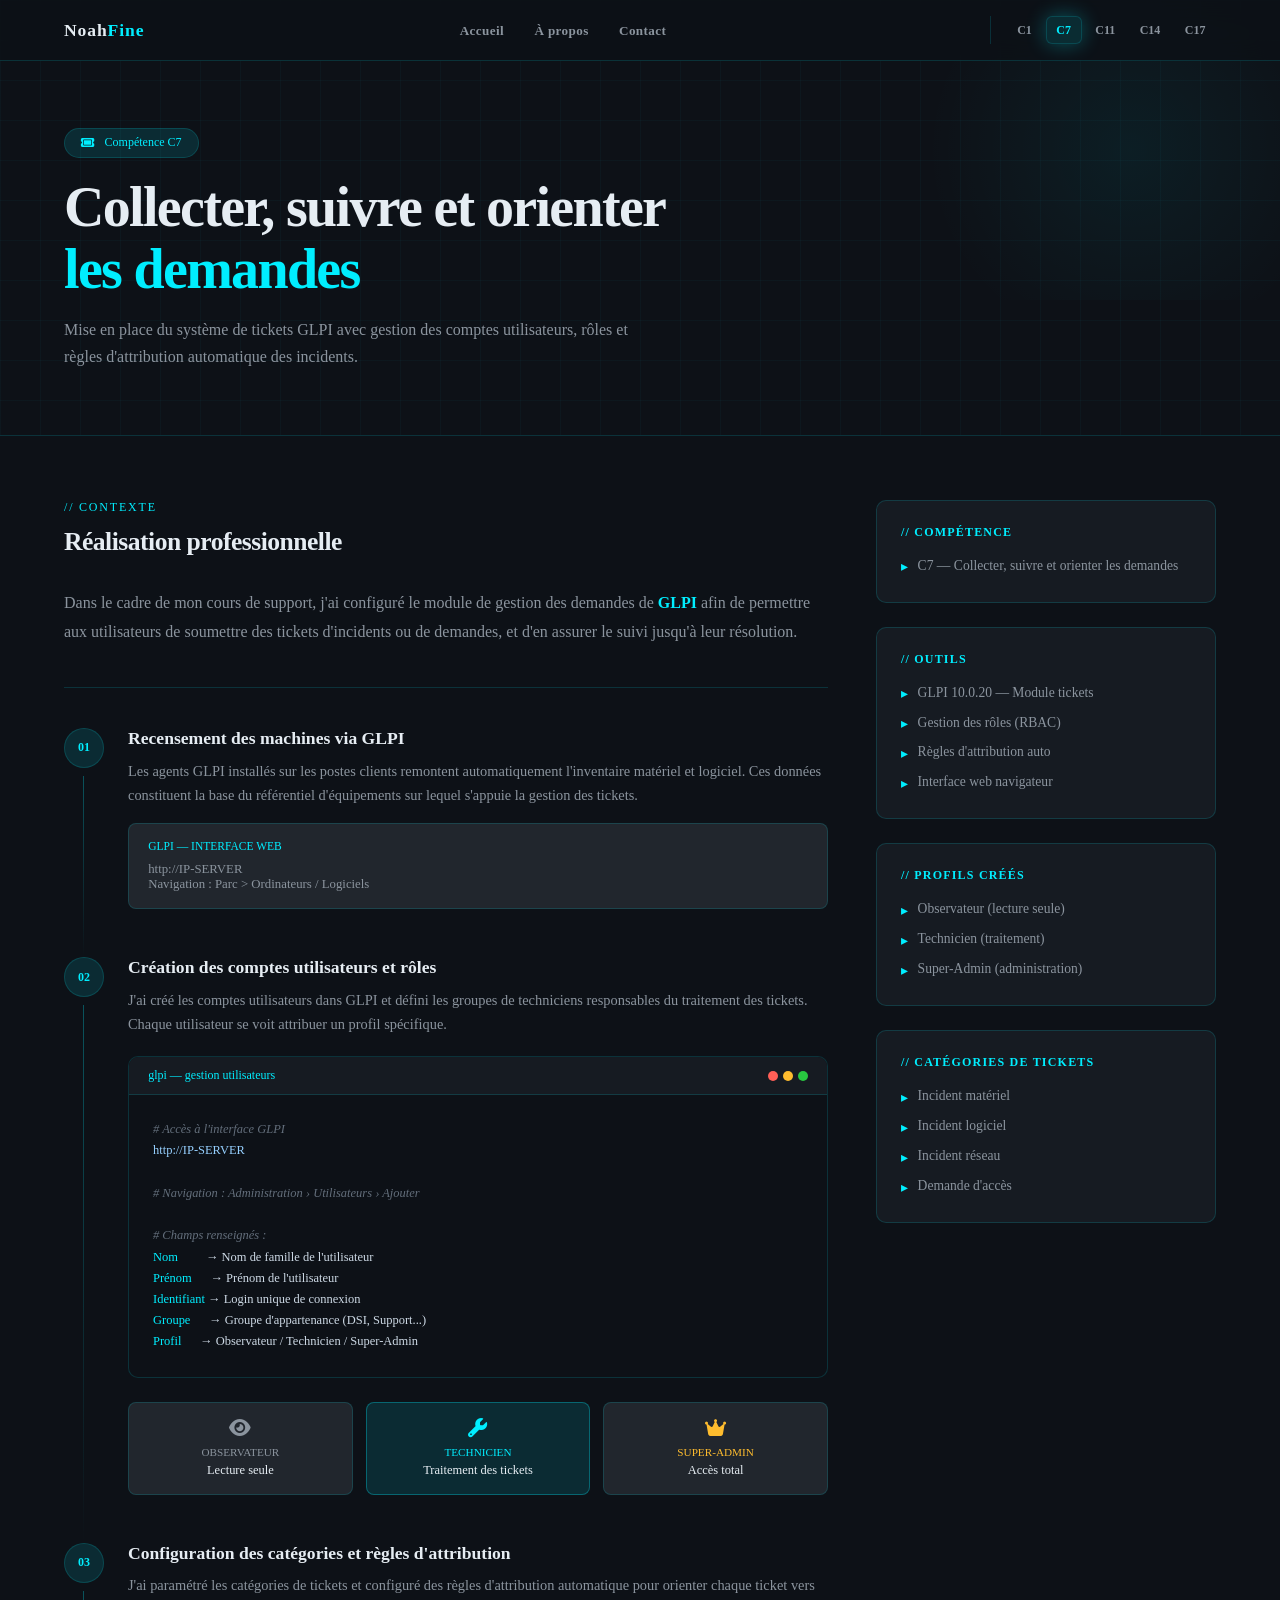
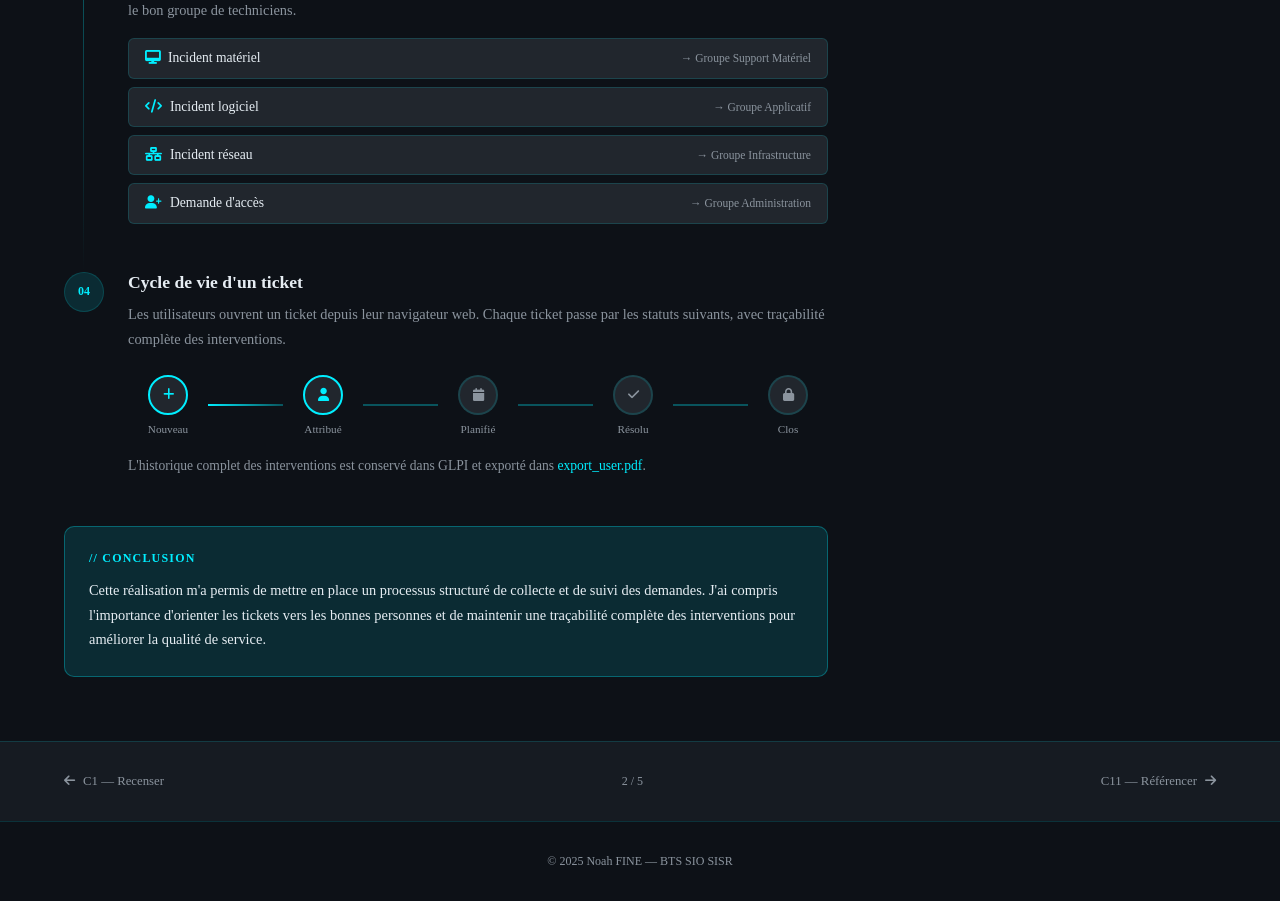
<file: c7.html>
<!DOCTYPE html>
<html lang="fr">
<head>
    <meta charset="UTF-8">
    <meta name="viewport" content="width=device-width, initial-scale=1.0">
    <meta http-equiv="Content-Security-Policy" content="default-src 'self'; script-src 'self'; style-src 'self' 'unsafe-inline' https://cdnjs.cloudflare.com; font-src https://cdnjs.cloudflare.com; img-src 'self' data:; base-uri 'self'; form-action 'self';">
    <meta name="referrer" content="strict-origin-when-cross-origin">
    <title>C7 — Collecter et suivre les demandes | Noah FINE</title>
    <link rel="stylesheet" href="style.css">
    <link rel="stylesheet" href="https://cdnjs.cloudflare.com/ajax/libs/font-awesome/6.4.0/css/all.min.css" integrity="sha512-iecdLmaskl7CVkqkXNQ/ZH/XLlvWZOJyj7Yy7tcenmpD1ypASozpmT/E0iPtmFIB46ZmdtAc9eNBvH0H/ZpiBw==" crossorigin="anonymous" referrerpolicy="no-referrer">
</head>
<body>

<nav class="navbar">
    <a href="index.html" class="logo">Noah<span>Fine</span></a>
    <ul class="nav-links">
        <li><a href="index.html">Accueil</a></li>
        <li><a href="index.html#about">À propos</a></li>
        <li><a href="index.html#contact">Contact</a></li>
    </ul>
    <div class="nav-competences">
        <a href="c1.html">C1</a>
        <a href="c7.html" class="active">C7</a>
        <a href="c11.html">C11</a>
        <a href="c14.html">C14</a>
        <a href="c17.html">C17</a>
    </div>
    <div class="burger"><span></span><span></span><span></span></div>
</nav>

<header class="page-hero">
    <div class="page-hero-bg"></div>
    <div class="page-hero-glow"></div>
    <div class="page-hero-content">
        <div class="page-badge">
            <i class="fa-solid fa-ticket"></i> Compétence C7
        </div>
        <h1>Collecter, suivre et orienter<br><span>les demandes</span></h1>
        <p class="page-hero-desc">
            Mise en place du système de tickets GLPI avec gestion des comptes utilisateurs, rôles et règles d'attribution automatique des incidents.
        </p>
    </div>
</header>

<main class="content-layout">

    <div class="content-main">

        <div class="section-header" style="margin-bottom: 2rem;">
            <p class="section-label">// contexte</p>
            <h2 class="section-title" style="font-size: 1.6rem;">Réalisation professionnelle</h2>
        </div>

        <p style="color: var(--muted); line-height: 1.8; margin-bottom: 2rem;">
            Dans le cadre de mon cours de support, j'ai configuré le module de gestion des demandes de <strong style="color: var(--cyan);">GLPI</strong> afin de permettre aux utilisateurs de soumettre des tickets d'incidents ou de demandes, et d'en assurer le suivi jusqu'à leur résolution.
        </p>

        <hr class="divider">

        <div class="steps">

            <div class="step">
                <div class="step-num">01</div>
                <div class="step-body">
                    <h3>Recensement des machines via GLPI</h3>
                    <p>
                        Les agents GLPI installés sur les postes clients remontent automatiquement l'inventaire matériel et logiciel. Ces données constituent la base du référentiel d'équipements sur lequel s'appuie la gestion des tickets.
                    </p>
                    <div style="margin-top: 1rem; background: var(--bg3); border: 1px solid var(--border); border-radius: 8px; padding: 1rem 1.2rem;">
                        <div style="font-family: var(--font-mono); font-size: 0.72rem; color: var(--cyan); margin-bottom: 0.6rem;">GLPI — INTERFACE WEB</div>
                        <div style="font-family: var(--font-mono); font-size: 0.8rem; color: var(--muted);">
                            http://IP-SERVER<br>
                            Navigation : Parc &gt; Ordinateurs / Logiciels
                        </div>
                    </div>
                </div>
            </div>

            <div class="step">
                <div class="step-num">02</div>
                <div class="step-body">
                    <h3>Création des comptes utilisateurs et rôles</h3>
                    <p>
                        J'ai créé les comptes utilisateurs dans GLPI et défini les groupes de techniciens responsables du traitement des tickets. Chaque utilisateur se voit attribuer un profil spécifique.
                    </p>

                    <div class="code-block" style="margin-top: 1.2rem;">
                        <div class="code-header">
                            <span class="code-filename">glpi — gestion utilisateurs</span>
                            <div class="code-dots"><span></span><span></span><span></span></div>
                        </div>
                        <pre>
<span class="cm"># Accès à l'interface GLPI</span>
<span class="st">http://IP-SERVER</span>

<span class="cm"># Navigation : Administration › Utilisateurs › Ajouter</span>

<span class="cm"># Champs renseignés :</span>
<span class="cy">Nom</span>         → Nom de famille de l'utilisateur
<span class="cy">Prénom</span>      → Prénom de l'utilisateur
<span class="cy">Identifiant</span> → Login unique de connexion
<span class="cy">Groupe</span>      → Groupe d'appartenance (DSI, Support...)
<span class="cy">Profil</span>      → Observateur / Technicien / Super-Admin</pre>
                    </div>

                    <div style="margin-top: 1.2rem; display: grid; grid-template-columns: repeat(3, 1fr); gap: 0.8rem;">
                        <div style="background: var(--bg3); border: 1px solid var(--border); border-radius: 8px; padding: 1rem; text-align: center;">
                            <i class="fa-solid fa-eye" style="color: var(--muted); font-size: 1.2rem; margin-bottom: 0.5rem; display: block;"></i>
                            <div style="font-family: var(--font-mono); font-size: 0.7rem; color: var(--muted);">OBSERVATEUR</div>
                            <div style="font-size: 0.78rem; color: var(--text); margin-top: 0.3rem;">Lecture seule</div>
                        </div>
                        <div style="background: var(--cyan-dim); border: 1px solid rgba(0,238,255,0.3); border-radius: 8px; padding: 1rem; text-align: center;">
                            <i class="fa-solid fa-wrench" style="color: var(--cyan); font-size: 1.2rem; margin-bottom: 0.5rem; display: block;"></i>
                            <div style="font-family: var(--font-mono); font-size: 0.7rem; color: var(--cyan);">TECHNICIEN</div>
                            <div style="font-size: 0.78rem; color: var(--text); margin-top: 0.3rem;">Traitement des tickets</div>
                        </div>
                        <div style="background: var(--bg3); border: 1px solid var(--border); border-radius: 8px; padding: 1rem; text-align: center;">
                            <i class="fa-solid fa-crown" style="color: #febc2e; font-size: 1.2rem; margin-bottom: 0.5rem; display: block;"></i>
                            <div style="font-family: var(--font-mono); font-size: 0.7rem; color: #febc2e;">SUPER-ADMIN</div>
                            <div style="font-size: 0.78rem; color: var(--text); margin-top: 0.3rem;">Accès total</div>
                        </div>
                    </div>
                </div>
            </div>

            <div class="step">
                <div class="step-num">03</div>
                <div class="step-body">
                    <h3>Configuration des catégories et règles d'attribution</h3>
                    <p>
                        J'ai paramétré les catégories de tickets et configuré des règles d'attribution automatique pour orienter chaque ticket vers le bon groupe de techniciens.
                    </p>
                    <div style="margin-top: 1rem; display: flex; flex-direction: column; gap: 0.5rem;">
                        <div style="display: flex; justify-content: space-between; align-items: center; background: var(--bg3); border: 1px solid var(--border); border-radius: 6px; padding: 0.7rem 1rem;">
                            <span style="font-size: 0.85rem;"><i class="fa-solid fa-desktop" style="color: var(--cyan); margin-right: 0.5rem;"></i>Incident matériel</span>
                            <span style="font-family: var(--font-mono); font-size: 0.72rem; color: var(--muted);">→ Groupe Support Matériel</span>
                        </div>
                        <div style="display: flex; justify-content: space-between; align-items: center; background: var(--bg3); border: 1px solid var(--border); border-radius: 6px; padding: 0.7rem 1rem;">
                            <span style="font-size: 0.85rem;"><i class="fa-solid fa-code" style="color: var(--cyan); margin-right: 0.5rem;"></i>Incident logiciel</span>
                            <span style="font-family: var(--font-mono); font-size: 0.72rem; color: var(--muted);">→ Groupe Applicatif</span>
                        </div>
                        <div style="display: flex; justify-content: space-between; align-items: center; background: var(--bg3); border: 1px solid var(--border); border-radius: 6px; padding: 0.7rem 1rem;">
                            <span style="font-size: 0.85rem;"><i class="fa-solid fa-network-wired" style="color: var(--cyan); margin-right: 0.5rem;"></i>Incident réseau</span>
                            <span style="font-family: var(--font-mono); font-size: 0.72rem; color: var(--muted);">→ Groupe Infrastructure</span>
                        </div>
                        <div style="display: flex; justify-content: space-between; align-items: center; background: var(--bg3); border: 1px solid var(--border); border-radius: 6px; padding: 0.7rem 1rem;">
                            <span style="font-size: 0.85rem;"><i class="fa-solid fa-user-plus" style="color: var(--cyan); margin-right: 0.5rem;"></i>Demande d'accès</span>
                            <span style="font-family: var(--font-mono); font-size: 0.72rem; color: var(--muted);">→ Groupe Administration</span>
                        </div>
                    </div>
                </div>
            </div>

            <div class="step">
                <div class="step-num">04</div>
                <div class="step-body">
                    <h3>Cycle de vie d'un ticket</h3>
                    <p>
                        Les utilisateurs ouvrent un ticket depuis leur navigateur web. Chaque ticket passe par les statuts suivants, avec traçabilité complète des interventions.
                    </p>

                    <div style="margin-top: 1.5rem; position: relative;">
                        <!-- Timeline statuts -->
                        <div style="display: flex; align-items: center; gap: 0; overflow-x: auto;">
                            <div style="display: flex; flex-direction: column; align-items: center; flex: 1; min-width: 80px;">
                                <div style="width: 40px; height: 40px; border-radius: 50%; background: var(--bg3); border: 2px solid var(--cyan); display: flex; align-items: center; justify-content: center; font-size: 0.8rem; color: var(--cyan);">
                                    <i class="fa-solid fa-plus"></i>
                                </div>
                                <div style="font-size: 0.7rem; color: var(--muted); text-align: center; margin-top: 0.5rem; font-family: var(--font-mono);">Nouveau</div>
                            </div>
                            <div style="flex: 1; height: 2px; background: linear-gradient(90deg, var(--cyan), rgba(0,238,255,0.3));"></div>
                            <div style="display: flex; flex-direction: column; align-items: center; flex: 1; min-width: 80px;">
                                <div style="width: 40px; height: 40px; border-radius: 50%; background: var(--bg3); border: 2px solid var(--cyan); display: flex; align-items: center; justify-content: center; font-size: 0.8rem; color: var(--cyan);">
                                    <i class="fa-solid fa-user"></i>
                                </div>
                                <div style="font-size: 0.7rem; color: var(--muted); text-align: center; margin-top: 0.5rem; font-family: var(--font-mono);">Attribué</div>
                            </div>
                            <div style="flex: 1; height: 2px; background: rgba(0,238,255,0.3);"></div>
                            <div style="display: flex; flex-direction: column; align-items: center; flex: 1; min-width: 80px;">
                                <div style="width: 40px; height: 40px; border-radius: 50%; background: var(--bg3); border: 2px solid var(--border); display: flex; align-items: center; justify-content: center; font-size: 0.8rem; color: var(--muted);">
                                    <i class="fa-solid fa-calendar"></i>
                                </div>
                                <div style="font-size: 0.7rem; color: var(--muted); text-align: center; margin-top: 0.5rem; font-family: var(--font-mono);">Planifié</div>
                            </div>
                            <div style="flex: 1; height: 2px; background: rgba(0,238,255,0.3);"></div>
                            <div style="display: flex; flex-direction: column; align-items: center; flex: 1; min-width: 80px;">
                                <div style="width: 40px; height: 40px; border-radius: 50%; background: var(--bg3); border: 2px solid var(--border); display: flex; align-items: center; justify-content: center; font-size: 0.8rem; color: var(--muted);">
                                    <i class="fa-solid fa-check"></i>
                                </div>
                                <div style="font-size: 0.7rem; color: var(--muted); text-align: center; margin-top: 0.5rem; font-family: var(--font-mono);">Résolu</div>
                            </div>
                            <div style="flex: 1; height: 2px; background: rgba(0,238,255,0.3);"></div>
                            <div style="display: flex; flex-direction: column; align-items: center; flex: 1; min-width: 80px;">
                                <div style="width: 40px; height: 40px; border-radius: 50%; background: var(--bg3); border: 2px solid var(--border); display: flex; align-items: center; justify-content: center; font-size: 0.8rem; color: var(--muted);">
                                    <i class="fa-solid fa-lock"></i>
                                </div>
                                <div style="font-size: 0.7rem; color: var(--muted); text-align: center; margin-top: 0.5rem; font-family: var(--font-mono);">Clos</div>
                            </div>
                        </div>
                    </div>

                    <p style="margin-top: 1.2rem; font-size: 0.85rem; color: var(--muted);">
                        L'historique complet des interventions est conservé dans GLPI et exporté dans <code style="font-family: var(--font-mono); color: var(--cyan);">export_user.pdf</code>.
                    </p>
                </div>
            </div>

        </div>

        <div class="conclusion-box">
            <h4>// Conclusion</h4>
            <p>
                Cette réalisation m'a permis de mettre en place un processus structuré de collecte et de suivi des demandes. J'ai compris l'importance d'orienter les tickets vers les bonnes personnes et de maintenir une traçabilité complète des interventions pour améliorer la qualité de service.
            </p>
        </div>

    </div>

    <aside class="content-sidebar">
        <div class="info-box">
            <h4>// Compétence</h4>
            <ul>
                <li>C7 — Collecter, suivre et orienter les demandes</li>
            </ul>
        </div>
        <div class="info-box">
            <h4>// Outils</h4>
            <ul>
                <li>GLPI 10.0.20 — Module tickets</li>
                <li>Gestion des rôles (RBAC)</li>
                <li>Règles d'attribution auto</li>
                <li>Interface web navigateur</li>
            </ul>
        </div>
        <div class="info-box">
            <h4>// Profils créés</h4>
            <ul>
                <li>Observateur (lecture seule)</li>
                <li>Technicien (traitement)</li>
                <li>Super-Admin (administration)</li>
            </ul>
        </div>
        <div class="info-box">
            <h4>// Catégories de tickets</h4>
            <ul>
                <li>Incident matériel</li>
                <li>Incident logiciel</li>
                <li>Incident réseau</li>
                <li>Demande d'accès</li>
            </ul>
        </div>
    </aside>

</main>

<div class="page-nav">
    <a href="c1.html"><i class="fa-solid fa-arrow-left"></i> C1 — Recenser</a>
    <span style="font-family: var(--font-mono); font-size: 0.75rem; color: var(--muted);">2 / 5</span>
    <a href="c11.html">C11 — Référencer <i class="fa-solid fa-arrow-right"></i></a>
</div>

<footer><p>&copy; 2025 Noah FINE — BTS SIO SISR</p></footer>

<script src="script.js"></script>
</body>
</html>
</file>
<file: style.css>
/* =============================
   VARIABLES & RESET
   ============================= */
@import url('https://fonts.googleapis.com/css2?family=Space+Mono:wght@400;700&family=Syne:wght@400;600;700;800&display=swap');

:root {
    --bg: #0d1117;
    --bg2: #161b22;
    --bg3: #21262d;
    --border: rgba(0, 238, 255, 0.15);
    --text: #e6edf3;
    --muted: #8b949e;
    --cyan: #00eeff;
    --cyan-dim: rgba(0, 238, 255, 0.12);
    --cyan-glow: 0 0 20px rgba(0, 238, 255, 0.3);

}

*, *::before, *::after {
    margin: 0; padding: 0;
    box-sizing: border-box;
    scroll-behavior: smooth;
}

body {
    background: var(--bg);
    color: var(--text);
    font-family: var(--font-display);
    min-height: 100vh;
    overflow-x: hidden;
}

a { text-decoration: none; color: inherit; }
ul { list-style: none; }

/* =============================
   NAVBAR
   ============================= */
.navbar {
    position: fixed;
    top: 0; left: 0; right: 0;
    z-index: 1000;
    display: flex;
    justify-content: space-between;
    align-items: center;
    padding: 1rem 5%;
    background: rgba(13, 17, 23, 0.85);
    backdrop-filter: blur(12px);
    border-bottom: 1px solid var(--border);
}

.logo {
    font-family: var(--font-mono);
    font-size: 1.1rem;
    font-weight: 700;
    letter-spacing: 0.05em;
}
.logo span { color: var(--cyan); }

.nav-links {
    display: flex;
    align-items: center;
    gap: 0.2rem;
}

.nav-links a {
    padding: 0.4rem 0.85rem;
    border-radius: 6px;
    font-size: 0.82rem;
    font-weight: 600;
    color: var(--muted);
    transition: all 0.2s;
    letter-spacing: 0.03em;
    font-family: var(--font-mono);
}
.nav-links a:hover,
.nav-links a.active {
    color: var(--cyan);
    background: var(--cyan-dim);
}

.nav-competences {
    display: flex;
    align-items: center;
    gap: 0.2rem;
    padding-left: 1rem;
    border-left: 1px solid var(--border);
    margin-left: 0.5rem;
}

.nav-competences a {
    padding: 0.35rem 0.6rem;
    border-radius: 6px;
    font-size: 0.75rem;
    font-weight: 700;
    color: var(--muted);
    border: 1px solid transparent;
    transition: all 0.2s;
    font-family: var(--font-mono);
}
.nav-competences a:hover,
.nav-competences a.active {
    color: var(--cyan);
    border-color: var(--border);
    background: var(--cyan-dim);
    box-shadow: var(--cyan-glow);
}

.burger { display: none; cursor: pointer; flex-direction: column; gap: 5px; }
.burger span { display: block; width: 24px; height: 2px; background: var(--text); transition: 0.3s; border-radius: 2px; }

/* =============================
   HERO
   ============================= */
.hero {
    min-height: 100vh;
    display: flex;
    align-items: center;
    padding: 0 5%;
    position: relative;
    overflow: hidden;
}

.hero-grid-bg {
    position: absolute;
    inset: 0;
    background-image:
        linear-gradient(rgba(0,238,255,0.04) 1px, transparent 1px),
        linear-gradient(90deg, rgba(0,238,255,0.04) 1px, transparent 1px);
    background-size: 60px 60px;
    mask-image: radial-gradient(ellipse 80% 80% at 50% 50%, black 30%, transparent 100%);
}

.hero-glow {
    position: absolute;
    width: 600px; height: 600px;
    border-radius: 50%;
    background: radial-gradient(circle, rgba(0,238,255,0.07) 0%, transparent 70%);
    top: 50%; left: 50%;
    transform: translate(-50%, -50%);
    pointer-events: none;
}

.hero-content {
    position: relative;
    z-index: 1;
    max-width: 800px;
}

.hero-tag {
    display: inline-flex;
    align-items: center;
    gap: 0.5rem;
    font-family: var(--font-mono);
    font-size: 0.8rem;
    color: var(--cyan);
    border: 1px solid var(--border);
    padding: 0.4rem 0.9rem;
    border-radius: 100px;
    margin-bottom: 1.5rem;
    background: var(--cyan-dim);
    animation: fadeUp 0.6s ease both;
}
.hero-tag::before {
    content: '';
    width: 6px; height: 6px;
    background: var(--cyan);
    border-radius: 50%;
    animation: pulse 2s infinite;
}

.hero h1 {
    font-size: clamp(3rem, 8vw, 6rem);
    font-weight: 800;
    line-height: 0.95;
    letter-spacing: -0.03em;
    animation: fadeUp 0.6s 0.1s ease both;
}

.hero h1 .highlight { color: var(--cyan); }

.hero-sub {
    margin-top: 1.5rem;
    font-size: 1.1rem;
    color: var(--muted);
    max-width: 520px;
    line-height: 1.7;
    animation: fadeUp 0.6s 0.2s ease both;
}

.hero-actions {
    margin-top: 2.5rem;
    display: flex;
    gap: 1rem;
    flex-wrap: wrap;
    animation: fadeUp 0.6s 0.3s ease both;
}

.btn-primary {
    display: inline-flex;
    align-items: center;
    gap: 0.5rem;
    padding: 0.8rem 1.8rem;
    background: var(--cyan);
    color: var(--bg);
    font-weight: 700;
    border-radius: 8px;
    font-family: var(--font-mono);
    font-size: 0.85rem;
    letter-spacing: 0.04em;
    transition: all 0.2s;
}
.btn-primary:hover {
    box-shadow: var(--cyan-glow);
    transform: translateY(-2px);
}

.btn-secondary {
    display: inline-flex;
    align-items: center;
    gap: 0.5rem;
    padding: 0.8rem 1.8rem;
    border: 1px solid var(--border);
    color: var(--text);
    font-weight: 600;
    border-radius: 8px;
    font-family: var(--font-mono);
    font-size: 0.85rem;
    transition: all 0.2s;
}
.btn-secondary:hover {
    border-color: var(--cyan);
    color: var(--cyan);
    background: var(--cyan-dim);
}

/* =============================
   COMPETENCES CARDS (homepage)
   ============================= */
.section {
    padding: 6rem 5%;
}

.section-header {
    margin-bottom: 3rem;
}

.section-label {
    font-family: var(--font-mono);
    font-size: 0.75rem;
    color: var(--cyan);
    letter-spacing: 0.15em;
    text-transform: uppercase;
    margin-bottom: 0.8rem;
}

.section-title {
    font-size: clamp(1.8rem, 4vw, 2.8rem);
    font-weight: 800;
    letter-spacing: -0.02em;
}

.section-title span { color: var(--cyan); }

.competences-grid {
    display: grid;
    grid-template-columns: repeat(auto-fit, minmax(300px, 1fr));
    gap: 1.2rem;
}

.comp-card {
    background: var(--bg2);
    border: 1px solid var(--border);
    border-radius: 12px;
    padding: 2rem;
    transition: all 0.3s;
    position: relative;
    overflow: hidden;
    display: block;
}

.comp-card::before {
    content: '';
    position: absolute;
    top: 0; left: 0; right: 0;
    height: 2px;
    background: linear-gradient(90deg, transparent, var(--cyan), transparent);
    opacity: 0;
    transition: 0.3s;
}

.comp-card:hover {
    border-color: var(--cyan);
    transform: translateY(-4px);
    box-shadow: 0 8px 30px rgba(0,238,255,0.1);
}
.comp-card:hover::before { opacity: 1; }

.comp-card-code {
    font-family: var(--font-mono);
    font-size: 0.75rem;
    color: var(--cyan);
    margin-bottom: 1rem;
    letter-spacing: 0.1em;
}

.comp-card h3 {
    font-size: 1.1rem;
    font-weight: 700;
    margin-bottom: 0.8rem;
    color: var(--text);
}

.comp-card p {
    font-size: 0.9rem;
    color: var(--muted);
    line-height: 1.6;
    margin-bottom: 1.2rem;
}

.comp-tags {
    display: flex;
    flex-wrap: wrap;
    gap: 0.4rem;
}

.tag {
    font-family: var(--font-mono);
    font-size: 0.7rem;
    padding: 0.25rem 0.6rem;
    border-radius: 4px;
    background: var(--bg3);
    border: 1px solid var(--border);
    color: var(--muted);
}

.comp-card-arrow {
    position: absolute;
    bottom: 1.5rem; right: 1.5rem;
    color: var(--cyan);
    opacity: 0;
    transition: 0.3s;
    font-size: 1.2rem;
}
.comp-card:hover .comp-card-arrow { opacity: 1; transform: translate(3px, -3px); }

/* =============================
   SKILLS GRID (homepage)
   ============================= */
.skills-grid {
    display: grid;
    grid-template-columns: repeat(auto-fit, minmax(240px, 1fr));
    gap: 1rem;
}

.skill-item {
    background: var(--bg2);
    border: 1px solid var(--border);
    border-radius: 10px;
    padding: 1.5rem;
    transition: 0.3s;
}
.skill-item:hover { border-color: var(--cyan); }

.skill-item-icon {
    font-size: 1.5rem;
    margin-bottom: 0.8rem;
    color: var(--cyan);
}

.skill-item h4 {
    font-size: 0.95rem;
    font-weight: 700;
    margin-bottom: 0.5rem;
}

.skill-item p {
    font-size: 0.82rem;
    color: var(--muted);
    line-height: 1.6;
}

/* =============================
   CONTACT / SOCIAL
   ============================= */
.social-grid {
    display: flex;
    justify-content: center;
    gap: 1.5rem;
    flex-wrap: wrap;
}

.social-card {
    display: flex;
    flex-direction: column;
    align-items: center;
    gap: 0.8rem;
    padding: 2rem 2.5rem;
    background: var(--bg2);
    border: 1px solid var(--border);
    border-radius: 12px;
    transition: 0.3s;
    min-width: 160px;
}
.social-card:hover {
    border-color: var(--cyan);
    transform: translateY(-5px);
    box-shadow: var(--cyan-glow);
}
.social-card i { font-size: 2rem; color: var(--cyan); }
.social-card span { font-weight: 600; font-size: 0.9rem; }
.social-card small { font-size: 0.78rem; color: var(--muted); }

/* =============================
   COMPETENCE PAGE LAYOUT
   ============================= */
.page-hero {
    min-height: 40vh;
    display: flex;
    align-items: flex-end;
    padding: 8rem 5% 4rem;
    position: relative;
    overflow: hidden;
    border-bottom: 1px solid var(--border);
}

.page-hero-bg {
    position: absolute;
    inset: 0;
    background-image:
        linear-gradient(rgba(0,238,255,0.03) 1px, transparent 1px),
        linear-gradient(90deg, rgba(0,238,255,0.03) 1px, transparent 1px);
    background-size: 40px 40px;
}

.page-hero-glow {
    position: absolute;
    width: 500px; height: 300px;
    top: 0; right: -100px;
    background: radial-gradient(circle, rgba(0,238,255,0.06) 0%, transparent 70%);
}

.page-hero-content { position: relative; z-index: 1; }

.page-badge {
    display: inline-flex;
    align-items: center;
    gap: 0.6rem;
    font-family: var(--font-mono);
    font-size: 0.75rem;
    color: var(--cyan);
    border: 1px solid var(--border);
    padding: 0.4rem 1rem;
    border-radius: 100px;
    margin-bottom: 1.2rem;
    background: var(--cyan-dim);
}

.page-hero h1 {
    font-size: clamp(2rem, 5vw, 3.5rem);
    font-weight: 800;
    letter-spacing: -0.03em;
    line-height: 1.1;
    max-width: 700px;
}
.page-hero h1 span { color: var(--cyan); }

.page-hero-desc {
    margin-top: 1rem;
    font-size: 1rem;
    color: var(--muted);
    max-width: 600px;
    line-height: 1.7;
}

/* =============================
   CONTENT BLOCKS
   ============================= */
.content-layout {
    display: grid;
    grid-template-columns: 1fr 340px;
    gap: 3rem;
    padding: 4rem 5%;
    max-width: 1400px;
    margin: 0 auto;
}

.content-sidebar {
    display: flex;
    flex-direction: column;
    gap: 1.5rem;
}



.step {
    display: flex;
    gap: 1.5rem;
    margin-bottom: 3rem;
    position: relative;
}

.step:not(:last-child)::after {
    content: '';
    position: absolute;
    left: 19px;
    top: 48px;
    bottom: -3rem;
    width: 1px;
    background: linear-gradient(to bottom, var(--cyan), transparent);
    opacity: 0.3;
}

.step-num {
    flex-shrink: 0;
    width: 40px; height: 40px;
    border-radius: 50%;
    background: var(--cyan-dim);
    border: 1px solid var(--border);
    display: flex;
    align-items: center;
    justify-content: center;
    font-family: var(--font-mono);
    font-size: 0.75rem;
    font-weight: 700;
    color: var(--cyan);
}

.step-body h3 {
    font-size: 1.1rem;
    font-weight: 700;
    margin-bottom: 0.6rem;
}

.step-body p {
    font-size: 0.9rem;
    color: var(--muted);
    line-height: 1.7;
}

/* Code block */
.code-block {
    background: #0d1117;
    border: 1px solid var(--border);
    border-radius: 10px;
    overflow: hidden;
    margin: 1.5rem 0;
}

.code-header {
    display: flex;
    align-items: center;
    justify-content: space-between;
    padding: 0.7rem 1.2rem;
    background: var(--bg2);
    border-bottom: 1px solid var(--border);
}

.code-filename {
    font-family: var(--font-mono);
    font-size: 0.75rem;
    color: var(--cyan);
}

.code-dots { display: flex; gap: 5px; }
.code-dots span {
    width: 10px; height: 10px;
    border-radius: 50%;
}
.code-dots span:nth-child(1) { background: #ff5f57; }
.code-dots span:nth-child(2) { background: #febc2e; }
.code-dots span:nth-child(3) { background: #28c840; }

.code-block pre {
    padding: 1.5rem;
    overflow-x: auto;
    font-family: var(--font-mono);
    font-size: 0.78rem;
    line-height: 1.7;
    color: #cdd9e5;
}

.code-block pre .kw { color: #f47067; }
.code-block pre .fn { color: #dcbdfb; }
.code-block pre .cm { color: #636e7b; font-style: italic; }
.code-block pre .st { color: #96d0ff; }
.code-block pre .cy { color: var(--cyan); }

/* Info boxes */
.info-box {
    background: var(--bg2);
    border: 1px solid var(--border);
    border-radius: 10px;
    padding: 1.5rem;
}
.info-box h4 {
    font-family: var(--font-mono);
    font-size: 0.75rem;
    color: var(--cyan);
    letter-spacing: 0.1em;
    text-transform: uppercase;
    margin-bottom: 1rem;
}
.info-box ul {
    display: flex;
    flex-direction: column;
    gap: 0.5rem;
}
.info-box li {
    display: flex;
    align-items: flex-start;
    gap: 0.6rem;
    font-size: 0.85rem;
    color: var(--muted);
    line-height: 1.5;
}
.info-box li::before {
    content: '▸';
    color: var(--cyan);
    flex-shrink: 0;
    margin-top: 0.1rem;
}

.conclusion-box {
    background: var(--cyan-dim);
    border: 1px solid rgba(0,238,255,0.3);
    border-radius: 10px;
    padding: 1.5rem;
    margin-top: 2rem;
}
.conclusion-box h4 {
    font-family: var(--font-mono);
    font-size: 0.75rem;
    color: var(--cyan);
    text-transform: uppercase;
    letter-spacing: 0.1em;
    margin-bottom: 0.8rem;
}
.conclusion-box p {
    font-size: 0.9rem;
    color: var(--text);
    line-height: 1.7;
}

/* Nav between pages */
.page-nav {
    display: flex;
    justify-content: space-between;
    align-items: center;
    padding: 2rem 5%;
    border-top: 1px solid var(--border);
    background: var(--bg2);
}

.page-nav a {
    display: inline-flex;
    align-items: center;
    gap: 0.5rem;
    font-family: var(--font-mono);
    font-size: 0.8rem;
    color: var(--muted);
    transition: 0.2s;
}
.page-nav a:hover { color: var(--cyan); }

/* Footer */
footer {
    padding: 2rem 5%;
    text-align: center;
    border-top: 1px solid var(--border);
    font-family: var(--font-mono);
    font-size: 0.75rem;
    color: var(--muted);
}

/* Divider */
.divider {
    border: none;
    border-top: 1px solid var(--border);
    margin: 2.5rem 0;
}

/* =============================
   ANIMATIONS
   ============================= */
@keyframes fadeUp {
    from { opacity: 0; transform: translateY(20px); }
    to { opacity: 1; transform: translateY(0); }
}

@keyframes pulse {
    0%, 100% { opacity: 1; }
    50% { opacity: 0.4; }
}

/* =============================
   RESPONSIVE
   ============================= */
@media (max-width: 1024px) {
    .content-layout {
        grid-template-columns: 1fr;
    }
    .content-sidebar {
        flex-direction: row;
        flex-wrap: wrap;
    }
    .content-sidebar > * { flex: 1; min-width: 240px; }
}

@media (max-width: 768px) {
    .nav-links, .nav-competences { display: none; }
    .burger { display: flex; }

    .nav-links.open, .nav-competences.open {
        display: flex;
        position: fixed;
        top: 0; right: 0;
        height: 100vh;
        width: 70%;
        background: var(--bg2);
        border-left: 1px solid var(--border);
        flex-direction: column;
        padding: 5rem 2rem 2rem;
        gap: 0.5rem;
        z-index: 999;
    }

    .hero h1 { font-size: 2.5rem; }
    .page-hero { min-height: 30vh; }
}
</file>
